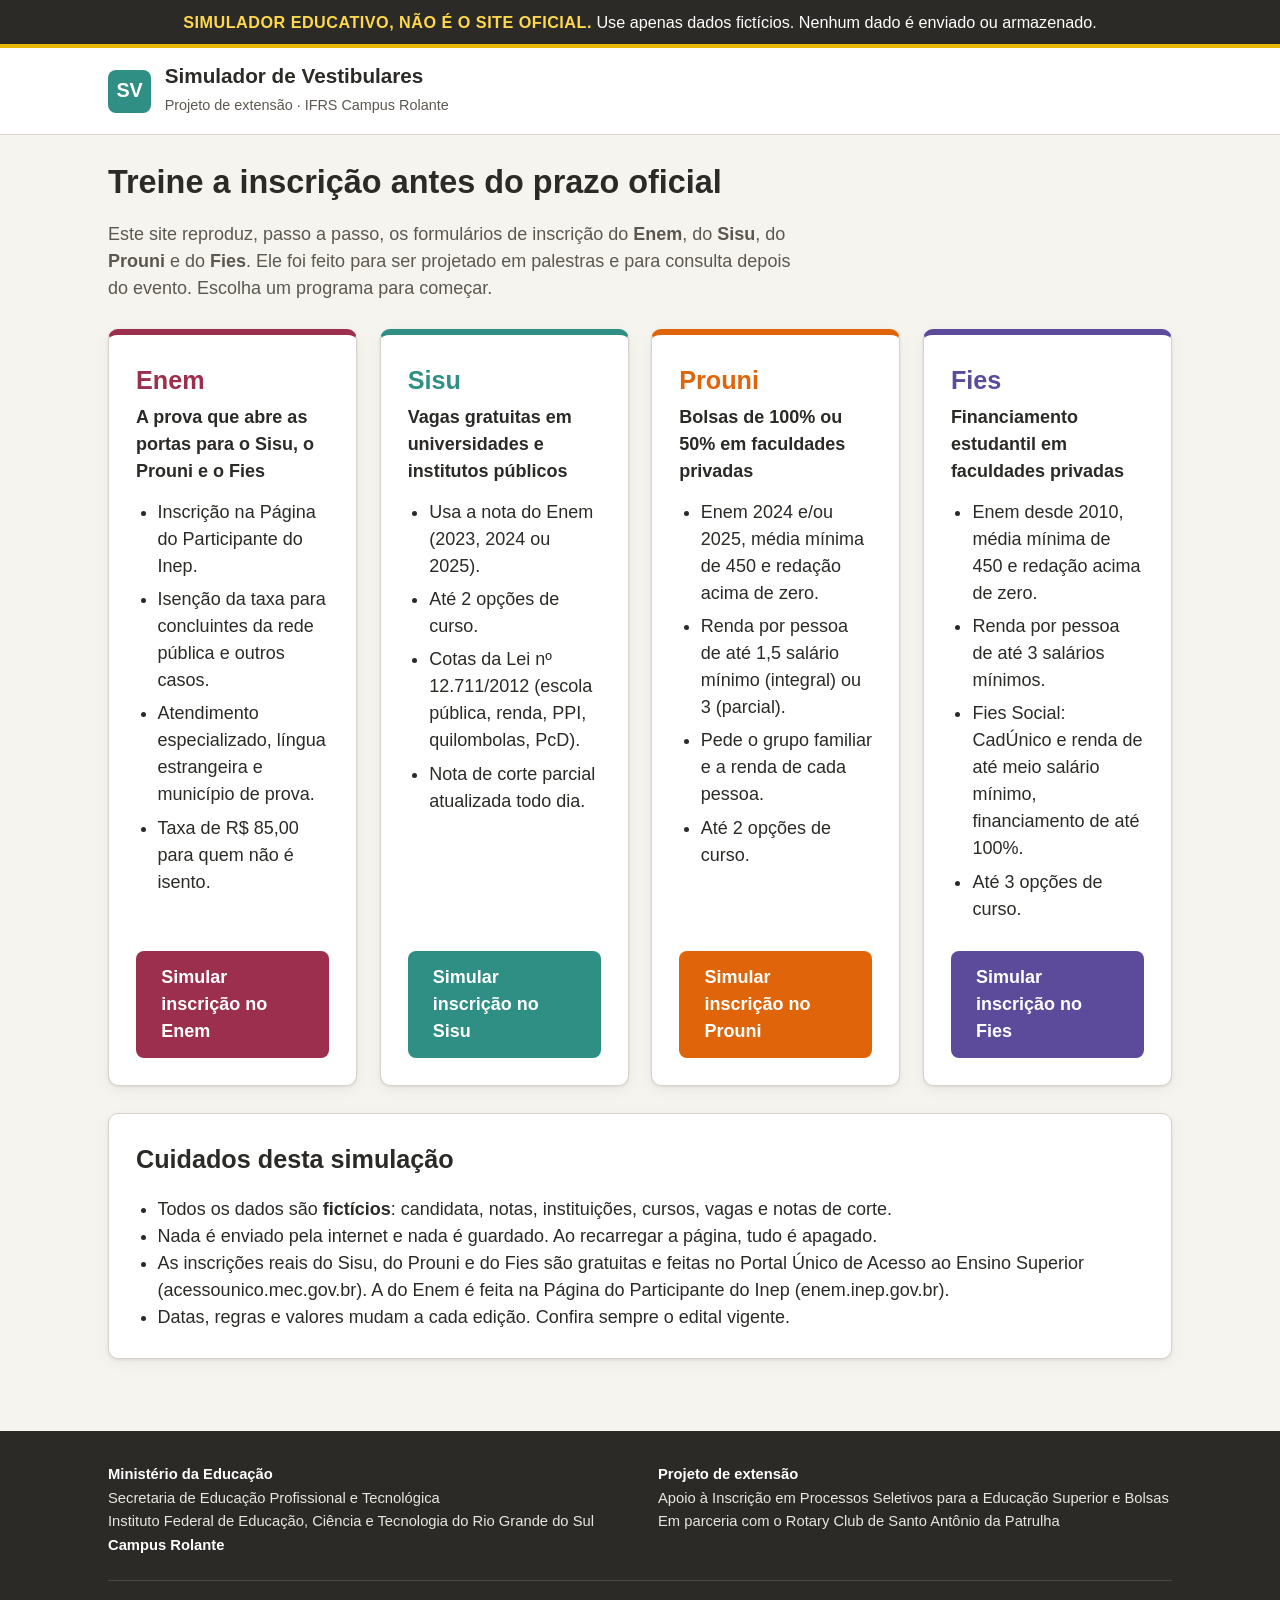
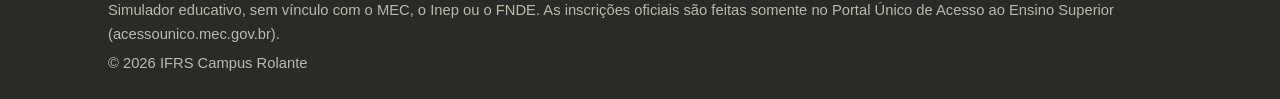
<file: index.html>
<!DOCTYPE html>
<html lang="pt-BR">
<head>
  <meta charset="UTF-8">
  <meta name="viewport" content="width=device-width, initial-scale=1">
  <title>Simulador de Vestibulares</title>
  <meta name="description" content="Simulador educativo das inscrições no Enem, Sisu, Prouni e Fies, com dados fictícios.">
  <link rel="stylesheet" href="css/style.css?v=20261113b">
</head>
<body class="programa-sisu">
  <div class="aviso-simulacao" role="note">
    <strong>SIMULADOR EDUCATIVO, NÃO É O SITE OFICIAL.</strong>
    <span class="aviso-extra">Use apenas dados fictícios. Nenhum dado é enviado ou armazenado.</span>
  </div>

  <header class="topo">
    <div class="topo-conteudo">
      <a class="marca" href="index.html">
        <span class="marca-icone" aria-hidden="true">SV</span>
        <span>
          <span class="marca-titulo">Simulador de Vestibulares</span><br>
          <span class="marca-sub">Projeto de extensão · IFRS Campus Rolante</span>
        </span>
      </a>
    </div>
  </header>

  <main>
    <section class="intro">
      <h1>Treine a inscrição antes do prazo oficial</h1>
      <p>
        Este site reproduz, passo a passo, os formulários de inscrição do <strong>Enem</strong>,
        do <strong>Sisu</strong>, do <strong>Prouni</strong> e do <strong>Fies</strong>. Ele foi feito para ser
        projetado em palestras e para consulta depois do evento. Escolha um programa para começar.
      </p>
    </section>

    <div class="grade-programas">
      <article class="cartao programa programa-enem-card">
        <h2>Enem</h2>
        <p class="subtitulo">A prova que abre as portas para o Sisu, o Prouni e o Fies</p>
        <ul>
          <li>Inscrição na Página do Participante do Inep.</li>
          <li>Isenção da taxa para concluintes da rede pública e outros casos.</li>
          <li>Atendimento especializado, língua estrangeira e município de prova.</li>
          <li>Taxa de R$ 85,00 para quem não é isento.</li>
        </ul>
        <a class="botao" href="enem.html">Simular inscrição no Enem</a>
      </article>

      <article class="cartao programa programa-sisu-card">
        <h2>Sisu</h2>
        <p class="subtitulo">Vagas gratuitas em universidades e institutos públicos</p>
        <ul>
          <li>Usa a nota do Enem (2023, 2024 ou 2025).</li>
          <li>Até 2 opções de curso.</li>
          <li>Cotas da Lei nº 12.711/2012 (escola pública, renda, PPI, quilombolas, PcD).</li>
          <li>Nota de corte parcial atualizada todo dia.</li>
        </ul>
        <a class="botao" href="sisu.html">Simular inscrição no Sisu</a>
      </article>

      <article class="cartao programa programa-prouni-card">
        <h2>Prouni</h2>
        <p class="subtitulo">Bolsas de 100% ou 50% em faculdades privadas</p>
        <ul>
          <li>Enem 2024 e/ou 2025, média mínima de 450 e redação acima de zero.</li>
          <li>Renda por pessoa de até 1,5 salário mínimo (integral) ou 3 (parcial).</li>
          <li>Pede o grupo familiar e a renda de cada pessoa.</li>
          <li>Até 2 opções de curso.</li>
        </ul>
        <a class="botao" href="prouni.html">Simular inscrição no Prouni</a>
      </article>

      <article class="cartao programa programa-fies-card">
        <h2>Fies</h2>
        <p class="subtitulo">Financiamento estudantil em faculdades privadas</p>
        <ul>
          <li>Enem desde 2010, média mínima de 450 e redação acima de zero.</li>
          <li>Renda por pessoa de até 3 salários mínimos.</li>
          <li>Fies Social: CadÚnico e renda de até meio salário mínimo, financiamento de até 100%.</li>
          <li>Até 3 opções de curso.</li>
        </ul>
        <a class="botao" href="fies.html">Simular inscrição no Fies</a>
      </article>
    </div>

    <section class="cartao lista-cuidados">
      <h2>Cuidados desta simulação</h2>
      <ul>
        <li>Todos os dados são <strong>fictícios</strong>: candidata, notas, instituições, cursos, vagas e notas de corte.</li>
        <li>Nada é enviado pela internet e nada é guardado. Ao recarregar a página, tudo é apagado.</li>
        <li>As inscrições reais do Sisu, do Prouni e do Fies são gratuitas e feitas no Portal Único de Acesso
          ao Ensino Superior (acessounico.mec.gov.br). A do Enem é feita na Página do Participante do Inep
          (enem.inep.gov.br).</li>
        <li>Datas, regras e valores mudam a cada edição. Confira sempre o edital vigente.</li>
      </ul>
    </section>
  </main>

  <footer class="rodape">
    <div class="rodape-conteudo">
      <div class="rodape-instituicao">
        <strong>Ministério da Educação</strong><br>
        Secretaria de Educação Profissional e Tecnológica<br>
        Instituto Federal de Educação, Ciência e Tecnologia do Rio Grande do Sul<br>
        <strong>Campus Rolante</strong>
      </div>
      <div class="rodape-projeto">
        <strong>Projeto de extensão</strong><br>
        Apoio à Inscrição em Processos Seletivos para a Educação Superior e Bolsas<br>
        Em parceria com o Rotary Club de Santo Antônio da Patrulha
      </div>
    </div>
    <p class="rodape-aviso">
      Simulador educativo, sem vínculo com o MEC, o Inep ou o FNDE. As inscrições oficiais são feitas
      somente no Portal Único de Acesso ao Ensino Superior (acessounico.mec.gov.br).
    </p>
    <p class="rodape-ano">© 2026 IFRS Campus Rolante</p>
  </footer>
</body>
</html>
</file>
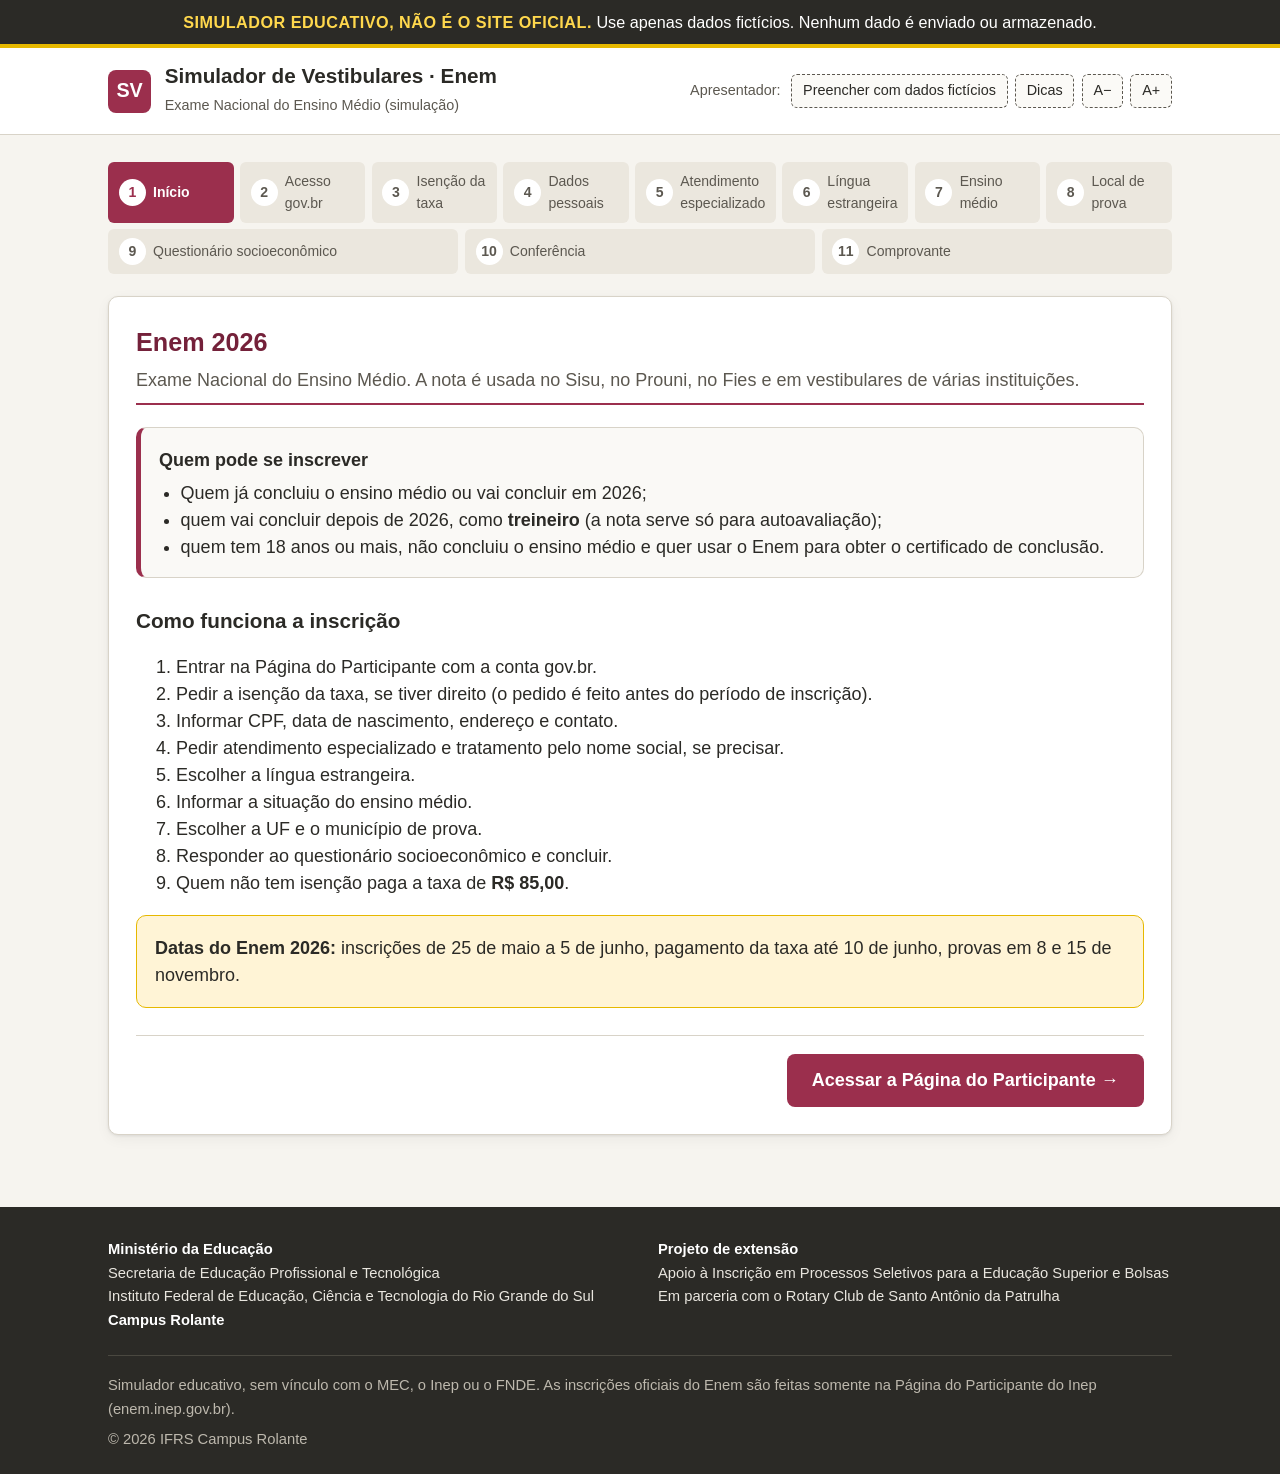
<file: enem.html>
<!DOCTYPE html>
<html lang="pt-BR">
<head>
  <meta charset="UTF-8">
  <meta name="viewport" content="width=device-width, initial-scale=1">
  <title>Simulador Enem</title>
  <meta name="description" content="Simulação educativa da inscrição no Enem, com dados fictícios.">
  <link rel="stylesheet" href="css/style.css?v=20261113b">
</head>
<body class="programa-enem">
  <div class="aviso-simulacao" role="note">
    <strong>SIMULADOR EDUCATIVO, NÃO É O SITE OFICIAL.</strong>
    <span class="aviso-extra">Use apenas dados fictícios. Nenhum dado é enviado ou armazenado.</span>
  </div>

  <header class="topo">
    <div class="topo-conteudo">
      <a class="marca" href="index.html">
        <span class="marca-icone" aria-hidden="true">SV</span>
        <span>
          <span class="marca-titulo">Simulador de Vestibulares · Enem</span><br>
          <span class="marca-sub">Exame Nacional do Ensino Médio (simulação)</span>
        </span>
      </a>
      <div class="painel-apresentador nao-imprimir" id="painel-apresentador" aria-label="Ferramentas do apresentador">
        <span class="rotulo-painel">Apresentador:</span>
        <button type="button" class="botao-painel" data-painel="preencher">Preencher com dados fictícios</button>
        <button type="button" class="botao-painel" data-painel="dicas" aria-pressed="false">Dicas</button>
        <button type="button" class="botao-painel" data-painel="menor" aria-label="Diminuir fonte">A−</button>
        <button type="button" class="botao-painel" data-painel="maior" aria-label="Aumentar fonte">A+</button>
      </div>
    </div>
  </header>

  <main>
    <ol class="etapas-indicador" id="indicador" aria-label="Etapas da inscrição"></ol>

    <form id="formulario" class="cartao" autocomplete="off">

      <!-- 1. Página inicial -->
      <section class="etapa" data-id="inicio" data-titulo="Início" data-botao-proxima="Acessar a Página do Participante →">
        <div class="etapa-cabecalho">
          <h2>Enem 2026</h2>
          <p>Exame Nacional do Ensino Médio. A nota é usada no Sisu, no Prouni, no Fies e em vestibulares de várias instituições.</p>
        </div>
        <div class="caixa info">
          <p><strong>Quem pode se inscrever</strong></p>
          <ul>
            <li>Quem já concluiu o ensino médio ou vai concluir em 2026;</li>
            <li>quem vai concluir depois de 2026, como <strong>treineiro</strong> (a nota serve só para autoavaliação);</li>
            <li>quem tem 18 anos ou mais, não concluiu o ensino médio e quer usar o Enem para obter o certificado de conclusão.</li>
          </ul>
        </div>
        <h3>Como funciona a inscrição</h3>
        <ol>
          <li>Entrar na Página do Participante com a conta gov.br.</li>
          <li>Pedir a isenção da taxa, se tiver direito (o pedido é feito antes do período de inscrição).</li>
          <li>Informar CPF, data de nascimento, endereço e contato.</li>
          <li>Pedir atendimento especializado e tratamento pelo nome social, se precisar.</li>
          <li>Escolher a língua estrangeira.</li>
          <li>Informar a situação do ensino médio.</li>
          <li>Escolher a UF e o município de prova.</li>
          <li>Responder ao questionário socioeconômico e concluir.</li>
          <li>Quem não tem isenção paga a taxa de <strong>R$ 85,00</strong>.</li>
        </ol>
        <div class="caixa alerta">
          <p><strong>Datas do Enem 2026:</strong> inscrições de 25 de maio a 5 de junho, pagamento da taxa até 10 de junho, provas em 8 e 15 de novembro.</p>
        </div>
        <p class="dica">O concluinte de 2026 da rede pública que não fizer a inscrição é inscrito automaticamente. Mas aí é o Inep que escolhe o município de prova, e o estudante ainda precisa entrar na Página do Participante para escolher a língua estrangeira e responder ao questionário.</p>
      </section>

      <!-- 2. Login gov.br (ilustrativo) -->
      <section class="etapa" data-id="login" data-titulo="Acesso gov.br" data-botao-proxima="Entrar →">
        <div class="etapa-cabecalho">
          <h2>Página do Participante · acesso com a conta gov.br</h2>
          <p>No site oficial, o login é feito com CPF e senha da conta gov.br.</p>
        </div>
        <div class="login-simulado">
          <div class="campos">
            <div class="campo">
              <label for="login_cpf" class="obrigatorio">CPF</label>
              <input id="login_cpf" name="login_cpf" type="text" inputmode="numeric" data-mascara="cpf" placeholder="000.000.000-00" required>
            </div>
          </div>
          <p><button type="button" class="botao secundario pequeno" data-gerar-cpf="login_cpf">Gerar CPF fictício</button></p>
          <p class="dica">Esqueceu a senha? No gov.br, informe o CPF e clique em "Esqueci minha senha".</p>
        </div>
      </section>

      <!-- 3. Isenção da taxa -->
      <section class="etapa" data-id="isencao" data-titulo="Isenção da taxa">
        <div class="etapa-cabecalho">
          <h2>Isenção da taxa de inscrição</h2>
          <p>O pedido de isenção é feito antes do período de inscrição e não substitui a inscrição.</p>
        </div>

        <div class="pergunta">
          <span class="rotulo obrigatorio">Qual é a sua situação?</span>
          <div class="opcoes">
            <label class="opcao"><input type="radio" name="isencao_motivo" value="concluinte_publica" required> <span>Estou cursando a última série do ensino médio em 2026, em escola da rede pública <span class="ajuda">(isenção automática)</span></span></label>
            <label class="opcao"><input type="radio" name="isencao_motivo" value="renda"> <span>Cursei todo o ensino médio em escola pública ou como bolsista integral em escola privada, e minha renda familiar por pessoa é de até 1,5 salário mínimo</span></label>
            <label class="opcao"><input type="radio" name="isencao_motivo" value="cadunico"> <span>Minha família está inscrita no Cadastro Único (CadÚnico)</span></label>
            <label class="opcao"><input type="radio" name="isencao_motivo" value="pe_de_meia"> <span>Participo do Programa Pé-de-Meia</span></label>
            <label class="opcao"><input type="radio" name="isencao_motivo" value="nenhum"> <span>Não tenho direito à isenção (vou pagar a taxa)</span></label>
          </div>
        </div>

        <div class="campos oculto" id="bloco_isencao_renda">
          <div class="campo">
            <label class="opcao"><input type="checkbox" name="isencao_documentos" required> <span class="rotulo obrigatorio">Anexei os documentos que comprovam a renda e a escola</span></label>
          </div>
        </div>
        <div class="campos oculto" id="bloco_isencao_nis">
          <div class="campo c6"><label for="isencao_nis" class="obrigatorio">Número de Identificação Social (NIS)</label>
            <input id="isencao_nis" name="isencao_nis" type="text" inputmode="numeric" data-mascara="numero" maxlength="11" minlength="11" required placeholder="11 dígitos"></div>
        </div>

        <fieldset>
          <legend>Justificativa de ausência</legend>
          <div class="pergunta">
            <span class="rotulo obrigatorio">No Enem 2025, você teve isenção da taxa e faltou aos dois dias de prova?</span>
            <div class="opcoes em-linha">
              <label class="opcao"><input type="radio" name="faltou_2025" value="sim" required> Sim</label>
              <label class="opcao"><input type="radio" name="faltou_2025" value="nao"> Não</label>
            </div>
          </div>
          <div class="campos oculto" id="bloco_justificativa">
            <div class="campo c6"><label for="justificativa_motivo" class="obrigatorio">Motivo da ausência</label>
              <select id="justificativa_motivo" name="justificativa_motivo" required>
                <option value="">Selecione</option>
                <option>Assalto ou furto</option><option>Acidente de trânsito</option><option>Atendimento médico ou internação</option>
                <option>Morte na família</option><option>Trabalho</option><option>Outro motivo</option>
              </select></div>
            <div class="campo">
              <label class="opcao"><input type="checkbox" name="justificativa_documento"> <span>Anexei documento que comprova o motivo</span></label>
            </div>
          </div>
          <p class="dica">Quem teve isenção e faltou aos dois dias precisa justificar a ausência com documento. Sem justificativa aceita, não recebe isenção de novo.</p>
        </fieldset>

        <div id="resultado_isencao" aria-live="polite"></div>
      </section>

      <!-- 4. Dados pessoais, endereço e contato -->
      <section class="etapa" data-id="dados" data-titulo="Dados pessoais">
        <div class="etapa-cabecalho">
          <h2>Dados pessoais</h2>
          <p>Informe CPF e data de nascimento iguais aos da Receita Federal e confirme seus dados.</p>
        </div>

        <fieldset>
          <legend>Identificação</legend>
          <div class="campos">
            <div class="campo c6"><label for="cpf" class="obrigatorio">CPF</label><input id="cpf" name="cpf" type="text" inputmode="numeric" data-mascara="cpf" placeholder="000.000.000-00" required minlength="14"></div>
            <div class="campo c6"><label for="data_nascimento" class="obrigatorio">Data de nascimento</label><input id="data_nascimento" name="data_nascimento" type="date" required></div>
            <div class="campo c6"><label for="nome" class="obrigatorio">Nome</label><input id="nome" name="nome" type="text" required></div>
            <div class="campo c6"><label for="nome_mae" class="obrigatorio">Nome da mãe</label><input id="nome_mae" name="nome_mae" type="text" required></div>
            <div class="campo c4"><label for="cor_raca" class="obrigatorio">Cor/raça</label>
              <select id="cor_raca" name="cor_raca" required>
                <option value="">Selecione</option>
                <option>Branca</option><option>Preta</option><option>Parda</option><option>Amarela</option><option>Indígena</option><option>Não declarada</option>
              </select></div>
            <div class="campo c4"><label for="estado_civil" class="obrigatorio">Estado civil</label>
              <select id="estado_civil" name="estado_civil" required>
                <option value="">Selecione</option>
                <option>Solteiro(a)</option><option>Casado(a)/Mora com companheiro(a)</option>
                <option>Divorciado(a)/Desquitado(a)/Separado(a)</option><option>Viúvo(a)</option>
              </select></div>
            <div class="campo c4"><label for="nacionalidade" class="obrigatorio">Nacionalidade</label>
              <select id="nacionalidade" name="nacionalidade" required>
                <option value="">Selecione</option>
                <option>Brasileiro(a)</option><option>Brasileiro(a) naturalizado(a)</option>
                <option>Estrangeiro(a)</option><option>Brasileiro(a) nato(a), nascido(a) no exterior</option>
              </select></div>
          </div>
          <p class="dica">Cada CPF só pode ter uma inscrição. Se algum dado estiver diferente do cadastro da Receita Federal, corrija lá antes de se inscrever.</p>
        </fieldset>

        <fieldset>
          <legend>Endereço residencial</legend>
          <div class="campos">
            <div class="campo c3"><label for="cep" class="obrigatorio">CEP</label><input id="cep" name="cep" type="text" inputmode="numeric" data-mascara="cep" placeholder="00000-000" required minlength="9"></div>
            <div class="campo c3"><label for="uf" class="obrigatorio">UF</label><select id="uf" name="uf" required></select></div>
            <div class="campo c6"><label for="municipio" class="obrigatorio">Município</label><input id="municipio" name="municipio" type="text" required></div>
            <div class="campo c9"><label for="logradouro" class="obrigatorio">Logradouro</label><input id="logradouro" name="logradouro" type="text" required></div>
            <div class="campo c3"><label for="numero" class="obrigatorio">Número</label><input id="numero" name="numero" type="text" required></div>
            <div class="campo c6"><label for="complemento">Complemento</label><input id="complemento" name="complemento" type="text"></div>
            <div class="campo c6"><label for="bairro" class="obrigatorio">Bairro</label><input id="bairro" name="bairro" type="text" required></div>
          </div>
          <div class="pergunta">
            <label class="opcao"><input type="checkbox" name="autoriza_localizacao"> <span>Autorizo o Inep a coletar minha localização</span></label>
          </div>
        </fieldset>

        <fieldset>
          <legend>Contato</legend>
          <div class="campos">
            <div class="campo c6"><label for="email" class="obrigatorio">E-mail</label><input id="email" name="email" type="email" required></div>
            <div class="campo c6"><label for="email_confirmacao" class="obrigatorio">Confirme o e-mail</label><input id="email_confirmacao" name="email_confirmacao" type="email" required></div>
            <div class="campo c6"><label for="celular">Telefone celular</label><input id="celular" name="celular" type="tel" data-mascara="telefone" placeholder="(00) 00000-0000" minlength="14"></div>
            <div class="campo c6"><label for="telefone">Telefone fixo</label><input id="telefone" name="telefone" type="tel" data-mascara="telefone" placeholder="(00) 0000-0000" minlength="14"></div>
          </div>
          <p class="ajuda">Informe pelo menos um telefone, fixo ou celular.</p>
        </fieldset>
      </section>

      <!-- 5. Atendimento especializado e nome social -->
      <section class="etapa" data-id="atendimento" data-titulo="Atendimento especializado">
        <div class="etapa-cabecalho">
          <h2>Atendimento especializado e nome social</h2>
          <p>Peça aqui se você precisa de alguma adaptação para fazer as provas.</p>
        </div>

        <div class="pergunta">
          <span class="rotulo obrigatorio">Você precisa de atendimento especializado?</span>
          <div class="opcoes em-linha">
            <label class="opcao"><input type="radio" name="precisa_atendimento" value="sim" required> Sim</label>
            <label class="opcao"><input type="radio" name="precisa_atendimento" value="nao"> Não</label>
          </div>
        </div>

        <div class="oculto" id="bloco_atendimento">
          <fieldset>
            <legend>Condição que motiva a solicitação</legend>
            <div class="opcoes" id="lista_condicoes"></div>
            <div class="oculto pergunta" id="bloco_aparelho_auditivo">
              <label class="opcao"><input type="checkbox" name="aparelho_auditivo"> <span>Uso aparelho auditivo ou implante coclear</span></label>
            </div>
          </fieldset>
          <fieldset>
            <legend>Recursos de acessibilidade</legend>
            <div class="opcoes" id="lista_recursos"></div>
          </fieldset>
          <div class="pergunta">
            <label class="opcao"><input type="checkbox" name="laudo_anexado"> <span>Inseri documento que comprova a condição (PDF, PNG ou JPG, até 2 MB)</span></label>
          </div>
          <p class="dica">O documento deve ter o nome completo do participante, o diagnóstico ou o código CID e a assinatura do profissional com registro no conselho. Sem documento aprovado, não há tempo adicional.</p>
        </div>

        <fieldset>
          <legend>Tratamento pelo nome social</legend>
          <div class="pergunta">
            <label class="opcao"><input type="checkbox" name="usa_nome_social"> <span>Desejo ser tratado(a) pelo nome social cadastrado na Receita Federal em todas as fases do Exame</span></label>
          </div>
          <p class="dica">O nome social vem do cadastro do CPF na Receita Federal e não pode ser alterado no sistema de inscrição.</p>
        </fieldset>
      </section>

      <!-- 6. Língua estrangeira -->
      <section class="etapa" data-id="lingua" data-titulo="Língua estrangeira">
        <div class="etapa-cabecalho">
          <h2>Língua estrangeira</h2>
          <p>Você vai responder só às questões da língua escolhida. Dá para alterar até o fim do período de inscrição.</p>
        </div>
        <div class="pergunta">
          <span class="rotulo obrigatorio">Em qual língua você vai fazer a prova de Língua Estrangeira?</span>
          <div class="opcoes em-linha">
            <label class="opcao"><input type="radio" name="lingua" value="Inglês" required> Inglês</label>
            <label class="opcao"><input type="radio" name="lingua" value="Espanhol"> Espanhol</label>
          </div>
          <p class="dica">Escolha a língua em que você se sente mais seguro(a). As questões de língua estrangeira fazem parte da prova de Linguagens.</p>
        </div>
      </section>

      <!-- 7. Ensino médio -->
      <section class="etapa" data-id="escolaridade" data-titulo="Ensino médio">
        <div class="etapa-cabecalho">
          <h2>Situação do ensino médio</h2>
          <p>Essa informação não pode ser alterada depois que a inscrição for concluída.</p>
        </div>

        <div class="pergunta">
          <span class="rotulo obrigatorio">Qual é a sua situação em relação ao ensino médio?</span>
          <div class="opcoes">
            <label class="opcao"><input type="radio" name="situacao_em" value="concluido" required> Já concluí o ensino médio</label>
            <label class="opcao"><input type="radio" name="situacao_em" value="concluirei_2026"> Estou cursando e concluirei o ensino médio em 2026</label>
            <label class="opcao"><input type="radio" name="situacao_em" value="apos_2026"> Estou cursando e concluirei o ensino médio após 2026</label>
            <label class="opcao"><input type="radio" name="situacao_em" value="nao_cursando"> Não concluí e não estou cursando o ensino médio</label>
          </div>
        </div>

        <div class="campos oculto" id="bloco_concluido">
          <div class="campo c4"><label for="ano_conclusao" class="obrigatorio">Ano de conclusão</label>
            <input id="ano_conclusao" name="ano_conclusao" type="number" min="1950" max="2025" required></div>
          <div class="campo c4"><label for="tipo_escola" class="obrigatorio">Tipo de escola</label>
            <select id="tipo_escola" name="tipo_escola" required><option value="">Selecione</option><option>Pública</option><option>Privada</option></select></div>
        </div>

        <div class="oculto" id="bloco_cursando">
          <div class="campos">
            <div class="campo c4"><label for="escola_municipio" class="obrigatorio">Município da escola</label>
              <select id="escola_municipio" name="escola_municipio" required></select></div>
            <div class="campo c8"><label for="escola" class="obrigatorio">Escola</label>
              <select id="escola" name="escola" required><option value="">Selecione o município primeiro</option></select></div>
            <div class="campo c6"><label for="tipo_ensino" class="obrigatorio">Tipo de ensino</label>
              <select id="tipo_ensino" name="tipo_ensino" required>
                <option value="">Selecione</option><option>Ensino regular</option><option>Educação de Jovens e Adultos (EJA)</option><option>Educação especial</option>
              </select></div>
          </div>
          <p class="dica">Para concluintes da rede pública, os dados da escola já aparecem preenchidos no site oficial.</p>
        </div>

        <div class="caixa alerta oculto" id="bloco_treineiro">
          <p><strong>Você participará como treineiro(a).</strong> A nota serve só para autoavaliação e <strong>não pode ser usada</strong> no Sisu, no Prouni nem no Fies.</p>
        </div>

        <div class="oculto" id="bloco_certificacao">
          <div class="pergunta">
            <span class="rotulo obrigatorio">Pretende utilizar os resultados do Enem 2026 para obter o certificado de conclusão do ensino médio?</span>
            <div class="opcoes em-linha">
              <label class="opcao"><input type="radio" name="certificacao" value="sim" required> Sim</label>
              <label class="opcao"><input type="radio" name="certificacao" value="nao"> Não</label>
            </div>
          </div>
          <div id="aviso_certificacao"></div>
          <p class="dica">Para a certificação é preciso ter 18 anos completos até o primeiro dia de prova e tirar pelo menos 450 pontos em cada área e 500 na redação. O certificado é emitido pelo Instituto Federal de São Paulo (IFSP).</p>
        </div>
      </section>

      <!-- 8. Local de prova -->
      <section class="etapa" data-id="local" data-titulo="Local de prova">
        <div class="etapa-cabecalho">
          <h2>Local de prova</h2>
          <p>Indique a unidade da federação e o município onde deseja fazer o Exame.</p>
        </div>
        <div class="campos">
          <div class="campo c4"><label for="prova_uf" class="obrigatorio">UF</label><select id="prova_uf" name="prova_uf" required></select></div>
          <div class="campo c8"><label for="prova_municipio" class="obrigatorio">Município</label>
            <input id="prova_municipio" name="prova_municipio" type="text" list="municipios_rs" required>
            <datalist id="municipios_rs"></datalist></div>
        </div>
        <p class="dica">O endereço exato da prova só aparece no Cartão de Confirmação da Inscrição, divulgado perto das provas.</p>
      </section>

      <!-- 9. Questionário socioeconômico -->
      <section class="etapa" data-id="questionario" data-titulo="Questionário socioeconômico">
        <div class="etapa-cabecalho">
          <h2>Questionário socioeconômico</h2>
          <p>Responda com informações verdadeiras. Depois da inscrição concluída, as respostas não podem ser alteradas.</p>
        </div>
        <div id="lista_questionario"></div>
      </section>

      <!-- 10. Conferência -->
      <section class="etapa" data-id="conferencia" data-titulo="Conferência" data-botao-proxima="Concluir inscrição ✓">
        <div class="etapa-cabecalho">
          <h2>Confira sua inscrição</h2>
          <p>Revise tudo antes de concluir. A situação do ensino médio e o questionário não podem ser alterados depois.</p>
        </div>
        <div class="resumo" id="resumo_conferencia"></div>
        <div class="pergunta">
          <label class="opcao"><input type="checkbox" name="declaracao_veracidade" data-nome="Declaração" required>
            <span class="rotulo obrigatorio">Declaro que li o edital do Enem 2026, que concordo com suas regras e que as informações prestadas são verdadeiras.</span></label>
        </div>
      </section>

      <!-- 11. Comprovante -->
      <section class="etapa" data-id="comprovante" data-titulo="Comprovante" data-sem-navegacao>
        <div class="etapa-cabecalho">
          <h2>Inscrição concluída</h2>
          <p>Anote o número de inscrição. Acompanhe a situação na Página do Participante.</p>
        </div>
        <div class="comprovante resumo" id="comprovante"></div>

        <div class="nao-imprimir" id="bloco_pagamento"></div>

        <div class="navegacao-etapa nao-imprimir">
          <button type="button" class="botao secundario" id="btn_alterar">Alterar inscrição</button>
          <button type="button" class="botao" onclick="window.print()">Imprimir comprovante</button>
        </div>

        <div class="nao-imprimir">
          <h3>Próximas etapas</h3>
          <ol>
            <li><strong>Cartão de Confirmação da Inscrição:</strong> perto das provas, o Inep informa o número de inscrição, a data, a hora e o endereço do local de prova, os atendimentos aprovados e a língua estrangeira.</li>
            <li><strong>Horários:</strong> portões abrem às 12h e fecham às 13h; provas começam às 13h30 (horário de Brasília).</li>
            <li><strong>1º dia (8/11):</strong> Linguagens, Ciências Humanas e Redação.</li>
            <li><strong>2º dia (15/11):</strong> Ciências da Natureza e Matemática.</li>
          </ol>
          <div class="navegacao-etapa">
            <a class="botao secundario" href="index.html">Voltar ao início</a>
            <button type="button" class="botao perigo" onclick="location.reload()">Nova simulação (apaga tudo)</button>
          </div>
        </div>
      </section>
    </form>
  </main>

  <footer class="rodape">
    <div class="rodape-conteudo">
      <div class="rodape-instituicao">
        <strong>Ministério da Educação</strong><br>
        Secretaria de Educação Profissional e Tecnológica<br>
        Instituto Federal de Educação, Ciência e Tecnologia do Rio Grande do Sul<br>
        <strong>Campus Rolante</strong>
      </div>
      <div class="rodape-projeto">
        <strong>Projeto de extensão</strong><br>
        Apoio à Inscrição em Processos Seletivos para a Educação Superior e Bolsas<br>
        Em parceria com o Rotary Club de Santo Antônio da Patrulha
      </div>
    </div>
    <p class="rodape-aviso">
      Simulador educativo, sem vínculo com o MEC, o Inep ou o FNDE. As inscrições oficiais do Enem são feitas
      somente na Página do Participante do Inep (enem.inep.gov.br).
    </p>
    <p class="rodape-ano">© 2026 IFRS Campus Rolante</p>
  </footer>

  <script src="js/dados.js?v=20261113b"></script>
  <script src="js/comum.js?v=20261113b"></script>
  <script src="js/enem.js?v=20261113b"></script>
</body>
</html>
</file>
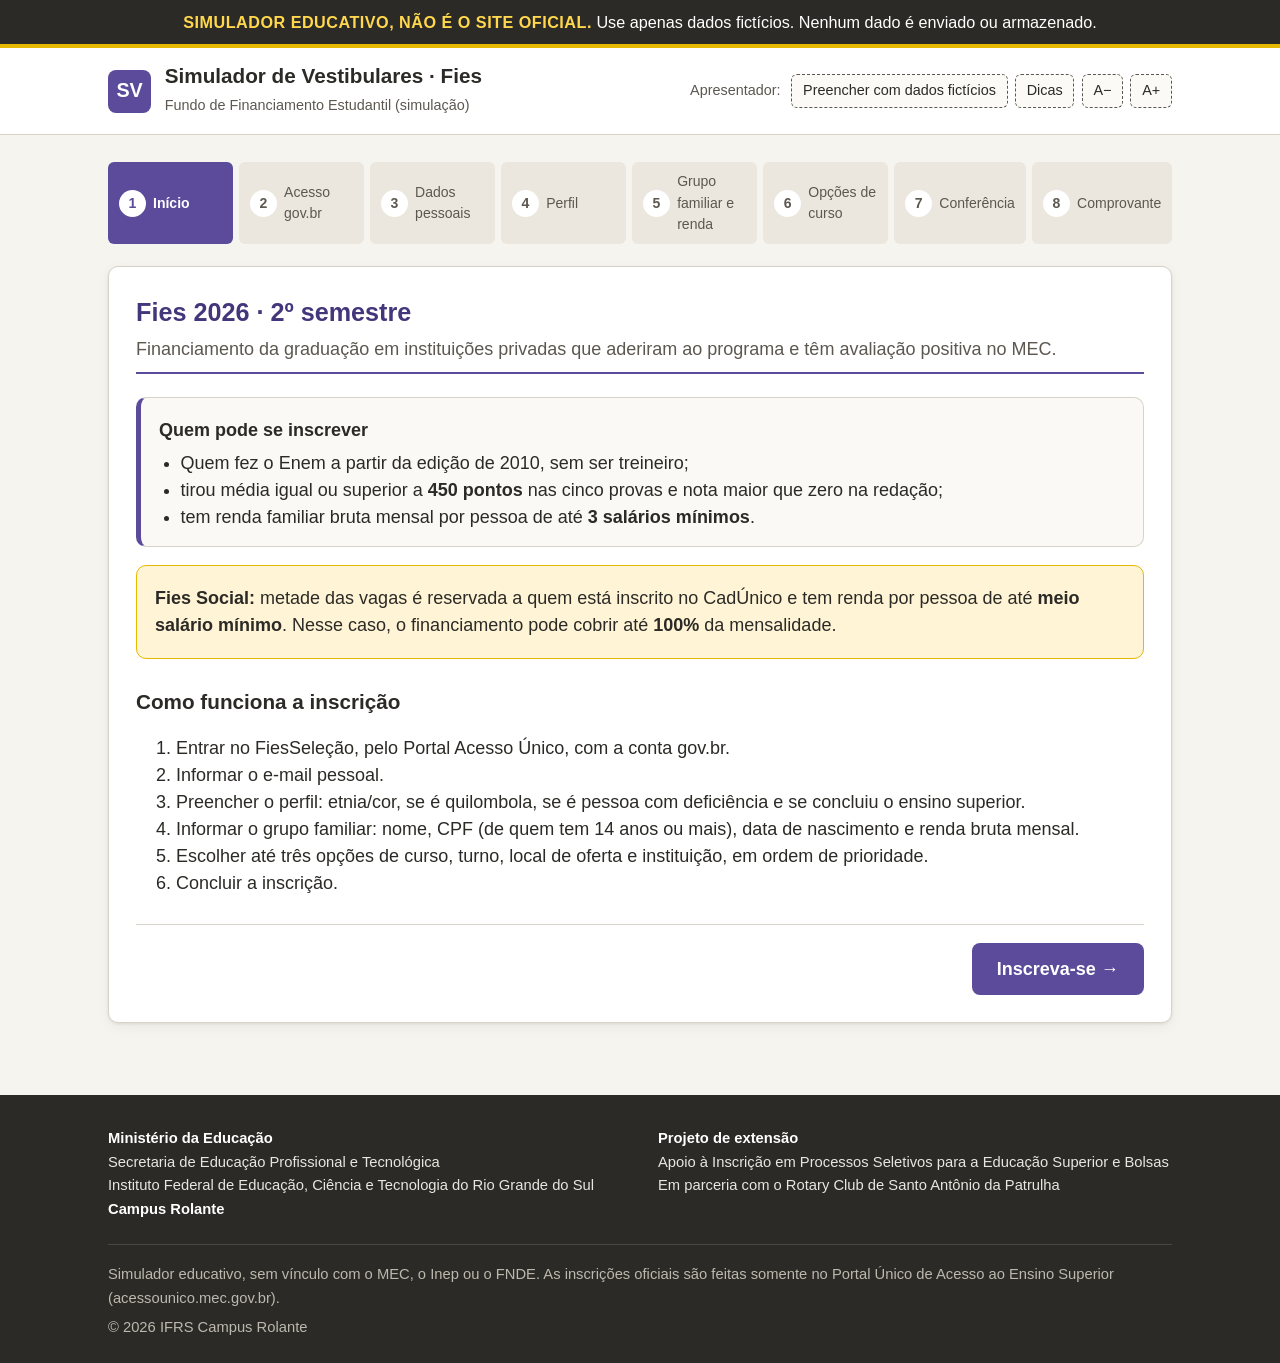
<file: fies.html>
<!DOCTYPE html>
<html lang="pt-BR">
<head>
  <meta charset="UTF-8">
  <meta name="viewport" content="width=device-width, initial-scale=1">
  <title>Simulador Fies</title>
  <meta name="description" content="Simulação educativa da inscrição no Fies, com dados fictícios.">
  <link rel="stylesheet" href="css/style.css?v=20261113b">
</head>
<body class="programa-fies">
  <div class="aviso-simulacao" role="note">
    <strong>SIMULADOR EDUCATIVO, NÃO É O SITE OFICIAL.</strong>
    <span class="aviso-extra">Use apenas dados fictícios. Nenhum dado é enviado ou armazenado.</span>
  </div>

  <header class="topo">
    <div class="topo-conteudo">
      <a class="marca" href="index.html">
        <span class="marca-icone" aria-hidden="true">SV</span>
        <span>
          <span class="marca-titulo">Simulador de Vestibulares · Fies</span><br>
          <span class="marca-sub">Fundo de Financiamento Estudantil (simulação)</span>
        </span>
      </a>
      <div class="painel-apresentador nao-imprimir" id="painel-apresentador" aria-label="Ferramentas do apresentador">
        <span class="rotulo-painel">Apresentador:</span>
        <button type="button" class="botao-painel" data-painel="preencher">Preencher com dados fictícios</button>
        <button type="button" class="botao-painel" data-painel="dicas" aria-pressed="false">Dicas</button>
        <button type="button" class="botao-painel" data-painel="menor" aria-label="Diminuir fonte">A−</button>
        <button type="button" class="botao-painel" data-painel="maior" aria-label="Aumentar fonte">A+</button>
      </div>
    </div>
  </header>

  <main>
    <ol class="etapas-indicador" id="indicador" aria-label="Etapas da inscrição"></ol>

    <form id="formulario" class="cartao" autocomplete="off">

      <!-- 1. Página inicial do programa -->
      <section class="etapa" data-id="inicio" data-titulo="Início" data-botao-proxima="Inscreva-se →">
        <div class="etapa-cabecalho">
          <h2>Fies 2026 · 2º semestre</h2>
          <p>Financiamento da graduação em instituições privadas que aderiram ao programa e têm avaliação positiva no MEC.</p>
        </div>
        <div class="caixa info">
          <p><strong>Quem pode se inscrever</strong></p>
          <ul>
            <li>Quem fez o Enem a partir da edição de 2010, sem ser treineiro;</li>
            <li>tirou média igual ou superior a <strong>450 pontos</strong> nas cinco provas e nota maior que zero na redação;</li>
            <li>tem renda familiar bruta mensal por pessoa de até <strong>3 salários mínimos</strong>.</li>
          </ul>
        </div>
        <div class="caixa alerta">
          <p><strong>Fies Social:</strong> metade das vagas é reservada a quem está inscrito no CadÚnico e tem renda por pessoa de até <strong>meio salário mínimo</strong>. Nesse caso, o financiamento pode cobrir até <strong>100%</strong> da mensalidade.</p>
        </div>
        <p class="dica">Fies é um empréstimo: o valor financiado é pago depois de formado(a). Ele é diferente do Prouni, que é uma bolsa e não precisa ser devolvida.</p>
        <h3>Como funciona a inscrição</h3>
        <ol>
          <li>Entrar no FiesSeleção, pelo Portal Acesso Único, com a conta gov.br.</li>
          <li>Informar o e-mail pessoal.</li>
          <li>Preencher o perfil: etnia/cor, se é quilombola, se é pessoa com deficiência e se concluiu o ensino superior.</li>
          <li>Informar o grupo familiar: nome, CPF (de quem tem 14 anos ou mais), data de nascimento e renda bruta mensal.</li>
          <li>Escolher até três opções de curso, turno, local de oferta e instituição, em ordem de prioridade.</li>
          <li>Concluir a inscrição.</li>
        </ol>
      </section>

      <!-- 2. Login gov.br (ilustrativo) -->
      <section class="etapa" data-id="login" data-titulo="Acesso gov.br" data-botao-proxima="Entrar →">
        <div class="etapa-cabecalho">
          <h2>FiesSeleção · acesso com a conta gov.br</h2>
          <p>No site oficial, o login é feito com CPF e senha da conta gov.br.</p>
        </div>
        <div class="login-simulado">
          <div class="campos">
            <div class="campo">
              <label for="login_cpf" class="obrigatorio">CPF</label>
              <input id="login_cpf" name="login_cpf" type="text" inputmode="numeric" data-mascara="cpf" placeholder="000.000.000-00" required>
            </div>
          </div>
          <p><button type="button" class="botao secundario pequeno" data-gerar-cpf="login_cpf">Gerar CPF fictício</button></p>
        </div>
      </section>

      <!-- 3. Dados pessoais e contato -->
      <section class="etapa" data-id="dados" data-titulo="Dados pessoais">
        <div class="etapa-cabecalho">
          <h2>Dados pessoais e contato</h2>
          <p>Confira seus dados e informe um e-mail pessoal válido.</p>
        </div>

        <fieldset>
          <legend>Identificação</legend>
          <div class="campos">
            <div class="campo c8"><label for="nome" class="obrigatorio">Nome completo</label><input id="nome" name="nome" type="text" required></div>
            <div class="campo c4"><label for="cpf" class="obrigatorio">CPF</label><input id="cpf" name="cpf" type="text" inputmode="numeric" data-mascara="cpf" placeholder="000.000.000-00" required minlength="14"></div>
            <div class="campo c4"><label for="data_nascimento" class="obrigatorio">Data de nascimento</label><input id="data_nascimento" name="data_nascimento" type="date" required></div>
          </div>
          <p class="dica">Os dados precisam ser iguais aos do CPF: eles serão conferidos pela faculdade e pelo banco na hora do contrato.</p>
        </fieldset>

        <fieldset>
          <legend>Notas do Enem</legend>
          <div id="tabela_enem"></div>
          <div id="situacao_enem"></div>
        </fieldset>

        <fieldset>
          <legend>Contato</legend>
          <div class="campos">
            <div class="campo c6"><label for="email" class="obrigatorio">E-mail pessoal</label><input id="email" name="email" type="email" required></div>
            <div class="campo c6"><label for="email_confirmacao" class="obrigatorio">Confirme o e-mail</label><input id="email_confirmacao" name="email_confirmacao" type="email" required></div>
            <div class="campo c6"><label for="celular">Telefone celular</label><input id="celular" name="celular" type="tel" data-mascara="telefone" placeholder="(00) 00000-0000" minlength="14"></div>
          </div>
        </fieldset>
      </section>

      <!-- 4. Perfil -->
      <section class="etapa" data-id="perfil" data-titulo="Perfil">
        <div class="etapa-cabecalho">
          <h2>Perfil</h2>
          <p>As informações do perfil definem as modalidades de concorrência que você pode escolher.</p>
        </div>

        <div class="pergunta">
          <span class="rotulo obrigatorio">Etnia/cor</span>
          <div class="opcoes em-linha">
            <label class="opcao"><input type="radio" name="raca_cor" value="Amarela" required> Amarela</label>
            <label class="opcao"><input type="radio" name="raca_cor" value="Branca"> Branca</label>
            <label class="opcao"><input type="radio" name="raca_cor" value="Indígena"> Indígena</label>
            <label class="opcao"><input type="radio" name="raca_cor" value="Parda"> Parda</label>
            <label class="opcao"><input type="radio" name="raca_cor" value="Preta"> Preta</label>
          </div>
        </div>

        <div class="pergunta">
          <span class="rotulo obrigatorio">Você é quilombola?</span>
          <div class="opcoes em-linha">
            <label class="opcao"><input type="radio" name="quilombola" value="sim" required> Sim</label>
            <label class="opcao"><input type="radio" name="quilombola" value="nao"> Não</label>
          </div>
        </div>

        <div class="pergunta">
          <span class="rotulo obrigatorio">Você é pessoa com deficiência?</span>
          <div class="opcoes em-linha">
            <label class="opcao"><input type="radio" name="pcd" value="sim" required> Sim</label>
            <label class="opcao"><input type="radio" name="pcd" value="nao"> Não</label>
          </div>
          <p class="dica">Quem for pré-selecionado(a) em vaga para pessoa com deficiência apresenta laudo médico com a espécie e o grau da deficiência e o código da CID.</p>
        </div>

        <div class="pergunta">
          <span class="rotulo obrigatorio">Você concluiu o ensino superior?</span>
          <div class="opcoes em-linha">
            <label class="opcao"><input type="radio" name="superior_concluido" value="sim" required> Sim</label>
            <label class="opcao"><input type="radio" name="superior_concluido" value="nao"> Não</label>
          </div>
        </div>

        <div class="pergunta">
          <span class="rotulo obrigatorio">Formação do ensino médio</span>
          <div class="opcoes">
            <label class="opcao"><input type="radio" name="ensino_medio" value="publica" required> <span>Integralmente em escola pública</span></label>
            <label class="opcao"><input type="radio" name="ensino_medio" value="privada_bolsa_integral"> <span>Integralmente em escola privada, com bolsa integral</span></label>
            <label class="opcao"><input type="radio" name="ensino_medio" value="mista"> <span>Parte em escola pública e parte em escola privada</span></label>
            <label class="opcao"><input type="radio" name="ensino_medio" value="privada"> <span>Integralmente em escola privada, sem bolsa ou com bolsa parcial</span></label>
          </div>
        </div>

        <fieldset>
          <legend>Modalidade de concorrência</legend>
          <div class="pergunta">
            <span class="rotulo obrigatorio">Em qual modalidade você deseja concorrer?</span>
            <div class="opcoes" id="lista_modalidades"></div>
          </div>
          <p class="dica">Há vagas para cada modalidade tanto no Fies Social quanto nas demais vagas Fies.</p>
        </fieldset>
      </section>

      <!-- 5. Grupo familiar -->
      <section class="etapa" data-id="grupo" data-titulo="Grupo familiar e renda">
        <div class="etapa-cabecalho">
          <h2>Grupo familiar e renda bruta mensal</h2>
          <p>Informe as pessoas do seu grupo familiar e, se for o caso, a renda bruta mensal de cada uma.</p>
        </div>
        <div id="tabela_grupo"></div>
        <div class="renda-resultado" id="resultado_renda" aria-live="polite"></div>
        <p class="dica">O CPF só é obrigatório para quem tem 14 anos ou mais. Erros no grupo familiar ou na renda são uma das causas mais comuns de perder a vaga: a faculdade confere tudo na validação.</p>
      </section>

      <!-- 6. Escolha de cursos -->
      <section class="etapa" data-id="cursos" data-titulo="Opções de curso">
        <div class="etapa-cabecalho">
          <h2>Escolha de cursos</h2>
          <p>Escolha até três opções de curso, turno, local de oferta e instituição, em ordem de prioridade.</p>
        </div>
        <div id="bloco_tipo_vaga"></div>
        <div id="opcoes_escolhidas"></div>
        <p class="dica">Coloque em 1º lugar o curso que você mais quer. Você só é pré-selecionado(a) em uma das opções.</p>

        <h3>Buscar cursos</h3>
        <div class="filtros">
          <div class="campo"><label for="f_uf">Estado</label><select id="f_uf"></select></div>
          <div class="campo"><label for="f_municipio">Município</label><select id="f_municipio"></select></div>
          <div class="campo"><label for="f_curso">Curso</label><input id="f_curso" type="search" placeholder="Ex.: Direito"></div>
          <div class="campo"><label for="f_conceito">Conceito do curso</label><select id="f_conceito"></select></div>
          <div class="campo"><label for="f_ies">Instituição</label><select id="f_ies"></select></div>
        </div>
        <div class="lista-ofertas" id="lista_ofertas" aria-live="polite"></div>
      </section>

      <!-- 7. Conferência -->
      <section class="etapa" data-id="conferencia" data-titulo="Conferência" data-botao-proxima="Concluir inscrição ✓">
        <div class="etapa-cabecalho">
          <h2>Confira sua inscrição</h2>
          <p>Revise todas as informações antes de concluir.</p>
        </div>
        <div class="resumo" id="resumo_conferencia"></div>
        <div class="pergunta">
          <label class="opcao"><input type="checkbox" name="declaracao_veracidade" data-nome="Declaração" required>
            <span class="rotulo obrigatorio">Declaro que as informações prestadas são verdadeiras e que conheço as regras do edital do Fies. Estou ciente de que deverei comprová-las na instituição de ensino e no banco, se for pré-selecionado(a).</span></label>
        </div>
      </section>

      <!-- 8. Comprovante -->
      <section class="etapa" data-id="comprovante" data-titulo="Comprovante" data-sem-navegacao>
        <div class="etapa-cabecalho">
          <h2>Inscrição concluída</h2>
          <p>Guarde o comprovante e acompanhe o resultado da chamada única.</p>
        </div>
        <div class="comprovante resumo" id="comprovante"></div>

        <div class="navegacao-etapa nao-imprimir">
          <button type="button" class="botao secundario" id="btn_alterar">Alterar inscrição</button>
          <button type="button" class="botao" onclick="window.print()">Imprimir comprovante</button>
        </div>

        <div class="nao-imprimir">
          <h3>Próximas etapas</h3>
          <ol>
            <li><strong>Resultado da chamada única:</strong> mostra se você foi pré-selecionado(a).</li>
            <li><strong>Complementação da inscrição:</strong> o pré-selecionado(a) completa os dados no Fies Seleção.</li>
            <li><strong>Validação na faculdade:</strong> a Comissão Permanente de Supervisão e Acompanhamento (CPSA) confere as informações e documentos.</li>
            <li><strong>Banco:</strong> o estudante comprova que está apto e assina o contrato de financiamento.</li>
            <li><strong>Lista de espera:</strong> quem não foi pré-selecionado(a) entra automaticamente, pela ordem de classificação.</li>
          </ol>
          <p><button type="button" class="botao secundario" id="btn_resultado">Simular resultado da chamada única</button></p>
          <div id="resultado" aria-live="polite"></div>
          <div class="navegacao-etapa">
            <a class="botao secundario" href="index.html">Voltar ao início</a>
            <button type="button" class="botao perigo" onclick="location.reload()">Nova simulação (apaga tudo)</button>
          </div>
        </div>
      </section>
    </form>
  </main>

  <footer class="rodape">
    <div class="rodape-conteudo">
      <div class="rodape-instituicao">
        <strong>Ministério da Educação</strong><br>
        Secretaria de Educação Profissional e Tecnológica<br>
        Instituto Federal de Educação, Ciência e Tecnologia do Rio Grande do Sul<br>
        <strong>Campus Rolante</strong>
      </div>
      <div class="rodape-projeto">
        <strong>Projeto de extensão</strong><br>
        Apoio à Inscrição em Processos Seletivos para a Educação Superior e Bolsas<br>
        Em parceria com o Rotary Club de Santo Antônio da Patrulha
      </div>
    </div>
    <p class="rodape-aviso">
      Simulador educativo, sem vínculo com o MEC, o Inep ou o FNDE. As inscrições oficiais são feitas
      somente no Portal Único de Acesso ao Ensino Superior (acessounico.mec.gov.br).
    </p>
    <p class="rodape-ano">© 2026 IFRS Campus Rolante</p>
  </footer>

  <script src="js/dados.js?v=20261113b"></script>
  <script src="js/comum.js?v=20261113b"></script>
  <script src="js/fies.js?v=20261113b"></script>
</body>
</html>
</file>
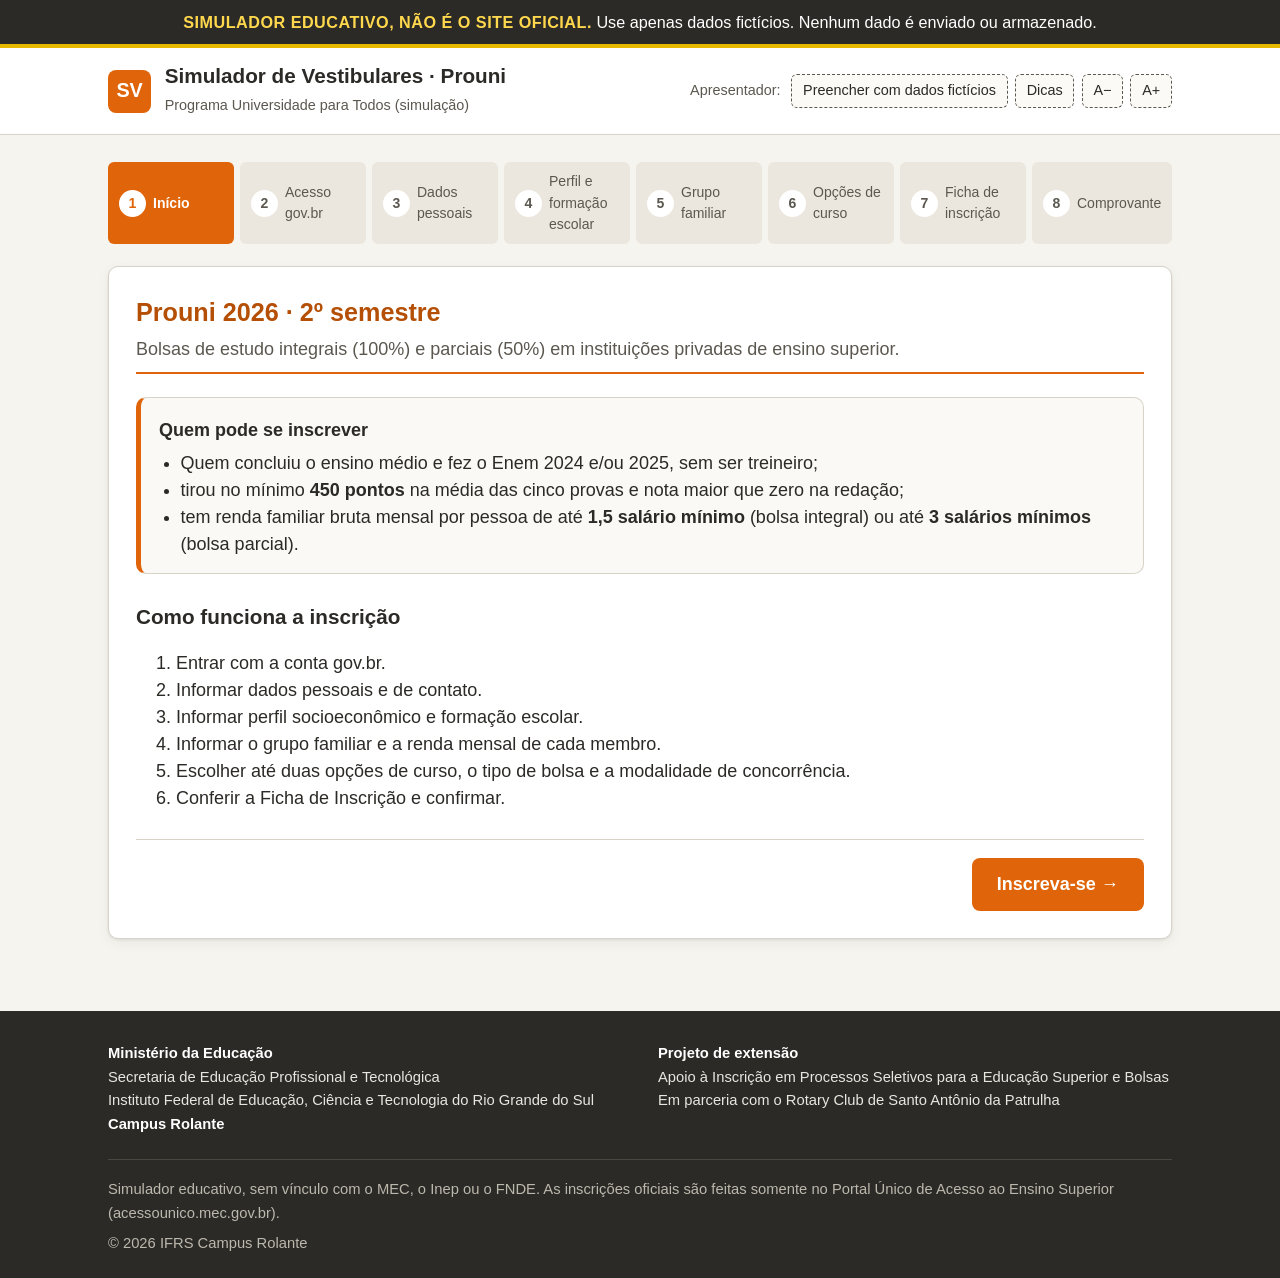
<file: prouni.html>
<!DOCTYPE html>
<html lang="pt-BR">
<head>
  <meta charset="UTF-8">
  <meta name="viewport" content="width=device-width, initial-scale=1">
  <title>Simulador Prouni</title>
  <meta name="description" content="Simulação educativa da inscrição no Prouni, com dados fictícios.">
  <link rel="stylesheet" href="css/style.css?v=20261113b">
</head>
<body class="programa-prouni">
  <div class="aviso-simulacao" role="note">
    <strong>SIMULADOR EDUCATIVO, NÃO É O SITE OFICIAL.</strong>
    <span class="aviso-extra">Use apenas dados fictícios. Nenhum dado é enviado ou armazenado.</span>
  </div>

  <header class="topo">
    <div class="topo-conteudo">
      <a class="marca" href="index.html">
        <span class="marca-icone" aria-hidden="true">SV</span>
        <span>
          <span class="marca-titulo">Simulador de Vestibulares · Prouni</span><br>
          <span class="marca-sub">Programa Universidade para Todos (simulação)</span>
        </span>
      </a>
      <div class="painel-apresentador nao-imprimir" id="painel-apresentador" aria-label="Ferramentas do apresentador">
        <span class="rotulo-painel">Apresentador:</span>
        <button type="button" class="botao-painel" data-painel="preencher">Preencher com dados fictícios</button>
        <button type="button" class="botao-painel" data-painel="dicas" aria-pressed="false">Dicas</button>
        <button type="button" class="botao-painel" data-painel="menor" aria-label="Diminuir fonte">A−</button>
        <button type="button" class="botao-painel" data-painel="maior" aria-label="Aumentar fonte">A+</button>
      </div>
    </div>
  </header>

  <main>
    <ol class="etapas-indicador" id="indicador" aria-label="Etapas da inscrição"></ol>

    <form id="formulario" class="cartao" autocomplete="off">

      <!-- 1. Página inicial do programa -->
      <section class="etapa" data-id="inicio" data-titulo="Início" data-botao-proxima="Inscreva-se →">
        <div class="etapa-cabecalho">
          <h2>Prouni 2026 · 2º semestre</h2>
          <p>Bolsas de estudo integrais (100%) e parciais (50%) em instituições privadas de ensino superior.</p>
        </div>
        <div class="caixa info">
          <p><strong>Quem pode se inscrever</strong></p>
          <ul>
            <li>Quem concluiu o ensino médio e fez o Enem 2024 e/ou 2025, sem ser treineiro;</li>
            <li>tirou no mínimo <strong>450 pontos</strong> na média das cinco provas e nota maior que zero na redação;</li>
            <li>tem renda familiar bruta mensal por pessoa de até <strong>1,5 salário mínimo</strong> (bolsa integral) ou até <strong>3 salários mínimos</strong> (bolsa parcial).</li>
          </ul>
        </div>
        <p class="dica">Se você fez as duas edições, vale a edição em que teve a melhor média. Professores da rede pública podem concorrer a cursos de licenciatura e pedagogia sem limite de renda.</p>
        <h3>Como funciona a inscrição</h3>
        <ol>
          <li>Entrar com a conta gov.br.</li>
          <li>Informar dados pessoais e de contato.</li>
          <li>Informar perfil socioeconômico e formação escolar.</li>
          <li>Informar o grupo familiar e a renda mensal de cada membro.</li>
          <li>Escolher até duas opções de curso, o tipo de bolsa e a modalidade de concorrência.</li>
          <li>Conferir a Ficha de Inscrição e confirmar.</li>
        </ol>
      </section>

      <!-- 2. Login gov.br (ilustrativo) -->
      <section class="etapa" data-id="login" data-titulo="Acesso gov.br" data-botao-proxima="Entrar →">
        <div class="etapa-cabecalho">
          <h2>Acesso com a conta gov.br</h2>
          <p>No site oficial, o login é feito com CPF e senha da conta gov.br.</p>
        </div>
        <div class="login-simulado">
          <div class="campos">
            <div class="campo">
              <label for="login_cpf" class="obrigatorio">CPF</label>
              <input id="login_cpf" name="login_cpf" type="text" inputmode="numeric" data-mascara="cpf" placeholder="000.000.000-00" required>
            </div>
          </div>
          <p><button type="button" class="botao secundario pequeno" data-gerar-cpf="login_cpf">Gerar CPF fictício</button></p>
        </div>
      </section>

      <!-- 3. Dados pessoais -->
      <section class="etapa" data-id="dados" data-titulo="Dados pessoais">
        <div class="etapa-cabecalho">
          <h2>Dados pessoais</h2>
          <p>Confira os dados do seu cadastro e complete as informações pedidas.</p>
        </div>

        <fieldset>
          <legend>Identificação</legend>
          <div class="campos">
            <div class="campo c8"><label for="nome" class="obrigatorio">Nome</label><input id="nome" name="nome" type="text" required></div>
            <div class="campo c4"><label for="cpf" class="obrigatorio">CPF</label><input id="cpf" name="cpf" type="text" inputmode="numeric" data-mascara="cpf" placeholder="000.000.000-00" required minlength="14"></div>
            <div class="campo c4"><label for="data_nascimento" class="obrigatorio">Data de nascimento</label><input id="data_nascimento" name="data_nascimento" type="date" required></div>
            <div class="campo c4"><label for="sexo" class="obrigatorio">Sexo</label>
              <select id="sexo" name="sexo" required><option value="">Selecione</option><option>Feminino</option><option>Masculino</option></select></div>
            <div class="campo c4"><label for="estado_civil" class="obrigatorio">Estado civil</label>
              <select id="estado_civil" name="estado_civil" required>
                <option value="">Selecione</option>
                <option>Solteiro(a)</option><option>Casado(a)</option><option>União estável</option>
                <option>Separado(a)</option><option>Divorciado(a)</option><option>Viúvo(a)</option>
              </select></div>
            <div class="campo c8"><label for="nome_mae" class="obrigatorio">Nome da mãe</label><input id="nome_mae" name="nome_mae" type="text" required></div>
            <div class="campo c4"><label for="nacionalidade" class="obrigatorio">Nacionalidade</label>
              <select id="nacionalidade" name="nacionalidade" required>
                <option value="">Selecione</option>
                <option>Brasileira</option><option>Brasileira (naturalizado)</option><option>Estrangeira</option>
              </select></div>
          </div>
          <p class="dica">No site oficial, nome, CPF, data de nascimento, sexo e nome da mãe já aparecem preenchidos pelo cadastro do CPF. Se houver erro, a correção é feita na Receita Federal.</p>
          <div class="pergunta">
            <label class="opcao"><input type="checkbox" name="usa_nome_social" id="usa_nome_social"> Desejo ser identificado(a) pelo nome social</label>
          </div>
          <div class="campos oculto" id="bloco_nome_social">
            <div class="campo"><label for="nome_social" class="obrigatorio">Nome social</label><input id="nome_social" name="nome_social" type="text" required></div>
          </div>
        </fieldset>

        <fieldset>
          <legend>Notas do Enem</legend>
          <div id="tabela_enem"></div>
          <div id="situacao_enem"></div>
        </fieldset>

        <fieldset>
          <legend>Contato</legend>
          <div class="campos">
            <div class="campo c6"><label for="email" class="obrigatorio">E-mail</label><input id="email" name="email" type="email" required></div>
            <div class="campo c6"><label for="email_confirmacao" class="obrigatorio">Confirme o e-mail</label><input id="email_confirmacao" name="email_confirmacao" type="email" required></div>
            <div class="campo c6"><label for="celular" class="obrigatorio">Telefone celular</label><input id="celular" name="celular" type="tel" data-mascara="telefone" placeholder="(00) 00000-0000" required minlength="14"></div>
            <div class="campo c6"><label for="telefone">Telefone fixo</label><input id="telefone" name="telefone" type="tel" data-mascara="telefone" placeholder="(00) 0000-0000"></div>
          </div>
        </fieldset>

        <fieldset>
          <legend>Endereço</legend>
          <div class="campos">
            <div class="campo c3"><label for="cep" class="obrigatorio">CEP</label><input id="cep" name="cep" type="text" inputmode="numeric" data-mascara="cep" placeholder="00000-000" required minlength="9"></div>
            <div class="campo c3"><label for="uf" class="obrigatorio">UF</label><select id="uf" name="uf" required></select></div>
            <div class="campo c6"><label for="municipio" class="obrigatorio">Município</label><input id="municipio" name="municipio" type="text" required></div>
            <div class="campo c9"><label for="logradouro" class="obrigatorio">Logradouro</label><input id="logradouro" name="logradouro" type="text" required></div>
            <div class="campo c3"><label for="numero" class="obrigatorio">Número</label><input id="numero" name="numero" type="text" required></div>
            <div class="campo c6"><label for="complemento">Complemento</label><input id="complemento" name="complemento" type="text"></div>
            <div class="campo c6"><label for="bairro" class="obrigatorio">Bairro</label><input id="bairro" name="bairro" type="text" required></div>
          </div>
          <p class="dica">Na fase de comprovação, a faculdade pede comprovante de residência. Informe o endereço onde você mora de verdade.</p>
        </fieldset>
      </section>

      <!-- 4. Perfil socioeconômico e formação escolar -->
      <section class="etapa" data-id="perfil" data-titulo="Perfil e formação escolar">
        <div class="etapa-cabecalho">
          <h2>Perfil socioeconômico e formação escolar</h2>
          <p>Essas respostas definem a que tipo de bolsa e modalidade você pode concorrer.</p>
        </div>

        <div class="pergunta">
          <span class="rotulo obrigatorio">Raça/cor (autodeclaração)</span>
          <div class="opcoes em-linha">
            <label class="opcao"><input type="radio" name="raca_cor" value="Amarela" required> Amarela</label>
            <label class="opcao"><input type="radio" name="raca_cor" value="Branca"> Branca</label>
            <label class="opcao"><input type="radio" name="raca_cor" value="Indígena"> Indígena</label>
            <label class="opcao"><input type="radio" name="raca_cor" value="Parda"> Parda</label>
            <label class="opcao"><input type="radio" name="raca_cor" value="Preta"> Preta</label>
          </div>
          <p class="dica">Quem se autodeclara indígena, preto ou pardo pode concorrer às bolsas reservadas às políticas afirmativas (cotas).</p>
        </div>

        <div class="pergunta">
          <span class="rotulo obrigatorio">Você é pessoa com deficiência?</span>
          <div class="opcoes em-linha">
            <label class="opcao"><input type="radio" name="pcd" value="sim" required> Sim</label>
            <label class="opcao"><input type="radio" name="pcd" value="nao"> Não</label>
          </div>
        </div>
        <div class="pergunta">
          <span class="rotulo obrigatorio">Você é professor(a) da rede pública de ensino, no efetivo exercício do magistério da educação básica, integrante do quadro de pessoal permanente da instituição?</span>
          <div class="opcoes em-linha">
            <label class="opcao"><input type="radio" name="professor" value="sim" required> Sim</label>
            <label class="opcao"><input type="radio" name="professor" value="nao"> Não</label>
          </div>
        </div>

        <div class="pergunta">
          <span class="rotulo obrigatorio">Como você cursou o ensino médio?</span>
          <div class="opcoes">
            <label class="opcao"><input type="radio" name="ensino_medio" value="publica" required> <span>Integralmente em escola da rede pública</span></label>
            <label class="opcao"><input type="radio" name="ensino_medio" value="privada_bolsa_integral"> <span>Integralmente em instituição privada, na condição de bolsista integral da respectiva instituição</span></label>
            <label class="opcao"><input type="radio" name="ensino_medio" value="parcial_bolsa_integral"> <span>Parcialmente em escola da rede pública e parcialmente em instituição privada, na condição de bolsista integral da respectiva instituição</span></label>
            <label class="opcao"><input type="radio" name="ensino_medio" value="parcial_sem_bolsa"> <span>Parcialmente em escola da rede pública e parcialmente em instituição privada, na condição de bolsista parcial da respectiva instituição ou sem a condição de bolsista</span></label>
            <label class="opcao"><input type="radio" name="ensino_medio" value="privada_sem_bolsa"> <span>Integralmente em instituição privada, na condição de bolsista parcial da respectiva instituição ou sem a condição de bolsista</span></label>
          </div>
          <p class="dica">Todas as situações podem concorrer, mas há ordem de prioridade: primeiro quem estudou integralmente em escola pública e, por último, quem estudou integralmente em escola privada sem bolsa integral.</p>
        </div>

        <div class="campos">
          <div class="campo c4"><label for="ano_conclusao" class="obrigatorio">Ano de conclusão do ensino médio</label>
            <input id="ano_conclusao" name="ano_conclusao" type="number" min="1950" max="2026" required></div>
        </div>
      </section>

      <!-- 5. Grupo familiar -->
      <section class="etapa" data-id="grupo" data-titulo="Grupo familiar">
        <div class="etapa-cabecalho">
          <h2>Grupo familiar e renda</h2>
          <p>Informe todas as pessoas que moram com você e a renda bruta mensal de cada uma.</p>
        </div>
        <div id="tabela_grupo"></div>
        <div class="renda-resultado" id="resultado_renda" aria-live="polite"></div>
        <p class="dica">Grupo familiar é quem mora na mesma casa e usa a mesma renda. Renda bruta é o valor antes dos descontos. Quem não tem renda informa 0,00 e, se for pré-selecionado(a), assina uma declaração de ausência de renda.</p>
        <p class="dica">Quem for pré-selecionado(a) precisa comprovar tudo na faculdade: documentos de identidade de todos, comprovante de residência e de rendimentos. Informação falsa faz perder a bolsa.</p>
      </section>

      <!-- 6. Escolha de cursos -->
      <section class="etapa" data-id="cursos" data-titulo="Opções de curso">
        <div class="etapa-cabecalho">
          <h2>Escolha de cursos</h2>
          <p>Escolha até duas opções em ordem de preferência. Para cada uma, defina o tipo de bolsa e a modalidade de concorrência.</p>
        </div>
        <div id="opcoes_escolhidas"></div>

        <h3>Buscar cursos</h3>
        <div class="filtros">
          <div class="campo"><label for="f_curso">Curso</label><input id="f_curso" type="search" placeholder="Ex.: Enfermagem"></div>
          <div class="campo"><label for="f_ies">Instituição</label><select id="f_ies"></select></div>
          <div class="campo"><label for="f_municipio">Município</label><select id="f_municipio"></select></div>
        </div>
        <div class="lista-ofertas" id="lista_ofertas" aria-live="polite"></div>
      </section>

      <!-- 7. Ficha de inscrição -->
      <section class="etapa" data-id="ficha" data-titulo="Ficha de inscrição" data-botao-proxima="Confirmar inscrição ✓">
        <div class="etapa-cabecalho">
          <h2>Ficha de inscrição</h2>
          <p>Confira todas as informações antes de confirmar.</p>
        </div>
        <div class="resumo" id="ficha"></div>
        <div class="pergunta">
          <label class="opcao"><input type="checkbox" name="declaracao_veracidade" data-nome="Declaração" required>
            <span class="rotulo obrigatorio">Declaro, sob as penas da lei, que as informações prestadas são verdadeiras e que conheço as regras do edital. Estou ciente de que deverei comprová-las na instituição de ensino, se for pré-selecionado(a).</span></label>
        </div>
      </section>

      <!-- 8. Comprovante -->
      <section class="etapa" data-id="comprovante" data-titulo="Comprovante" data-sem-navegacao>
        <div class="etapa-cabecalho">
          <h2>Inscrição confirmada</h2>
          <p>Guarde o comprovante. Acompanhe os resultados das chamadas no portal.</p>
        </div>
        <div class="comprovante resumo" id="comprovante"></div>

        <div class="navegacao-etapa nao-imprimir">
          <button type="button" class="botao secundario" id="btn_alterar">Alterar inscrição</button>
          <button type="button" class="botao" onclick="window.print()">Imprimir comprovante</button>
        </div>

        <div class="nao-imprimir">
          <h3>Próximas etapas</h3>
          <ol>
            <li><strong>1ª chamada:</strong> o resultado mostra se você foi pré-selecionado(a).</li>
            <li><strong>Comprovação:</strong> o pré-selecionado(a) leva os documentos à faculdade no prazo.</li>
            <li><strong>2ª chamada:</strong> para quem não foi pré-selecionado(a) na 1ª.</li>
            <li><strong>Lista de espera:</strong> é preciso manifestar interesse no prazo do edital.</li>
          </ol>
          <p><button type="button" class="botao secundario" id="btn_resultado">Simular resultado da 1ª chamada</button></p>
          <div id="resultado" aria-live="polite"></div>
          <div class="navegacao-etapa">
            <a class="botao secundario" href="index.html">Voltar ao início</a>
            <button type="button" class="botao perigo" onclick="location.reload()">Nova simulação (apaga tudo)</button>
          </div>
        </div>
      </section>
    </form>
  </main>

  <footer class="rodape">
    <div class="rodape-conteudo">
      <div class="rodape-instituicao">
        <strong>Ministério da Educação</strong><br>
        Secretaria de Educação Profissional e Tecnológica<br>
        Instituto Federal de Educação, Ciência e Tecnologia do Rio Grande do Sul<br>
        <strong>Campus Rolante</strong>
      </div>
      <div class="rodape-projeto">
        <strong>Projeto de extensão</strong><br>
        Apoio à Inscrição em Processos Seletivos para a Educação Superior e Bolsas<br>
        Em parceria com o Rotary Club de Santo Antônio da Patrulha
      </div>
    </div>
    <p class="rodape-aviso">
      Simulador educativo, sem vínculo com o MEC, o Inep ou o FNDE. As inscrições oficiais são feitas
      somente no Portal Único de Acesso ao Ensino Superior (acessounico.mec.gov.br).
    </p>
    <p class="rodape-ano">© 2026 IFRS Campus Rolante</p>
  </footer>

  <script src="js/dados.js?v=20261113b"></script>
  <script src="js/comum.js?v=20261113b"></script>
  <script src="js/prouni.js?v=20261113b"></script>
</body>
</html>
</file>
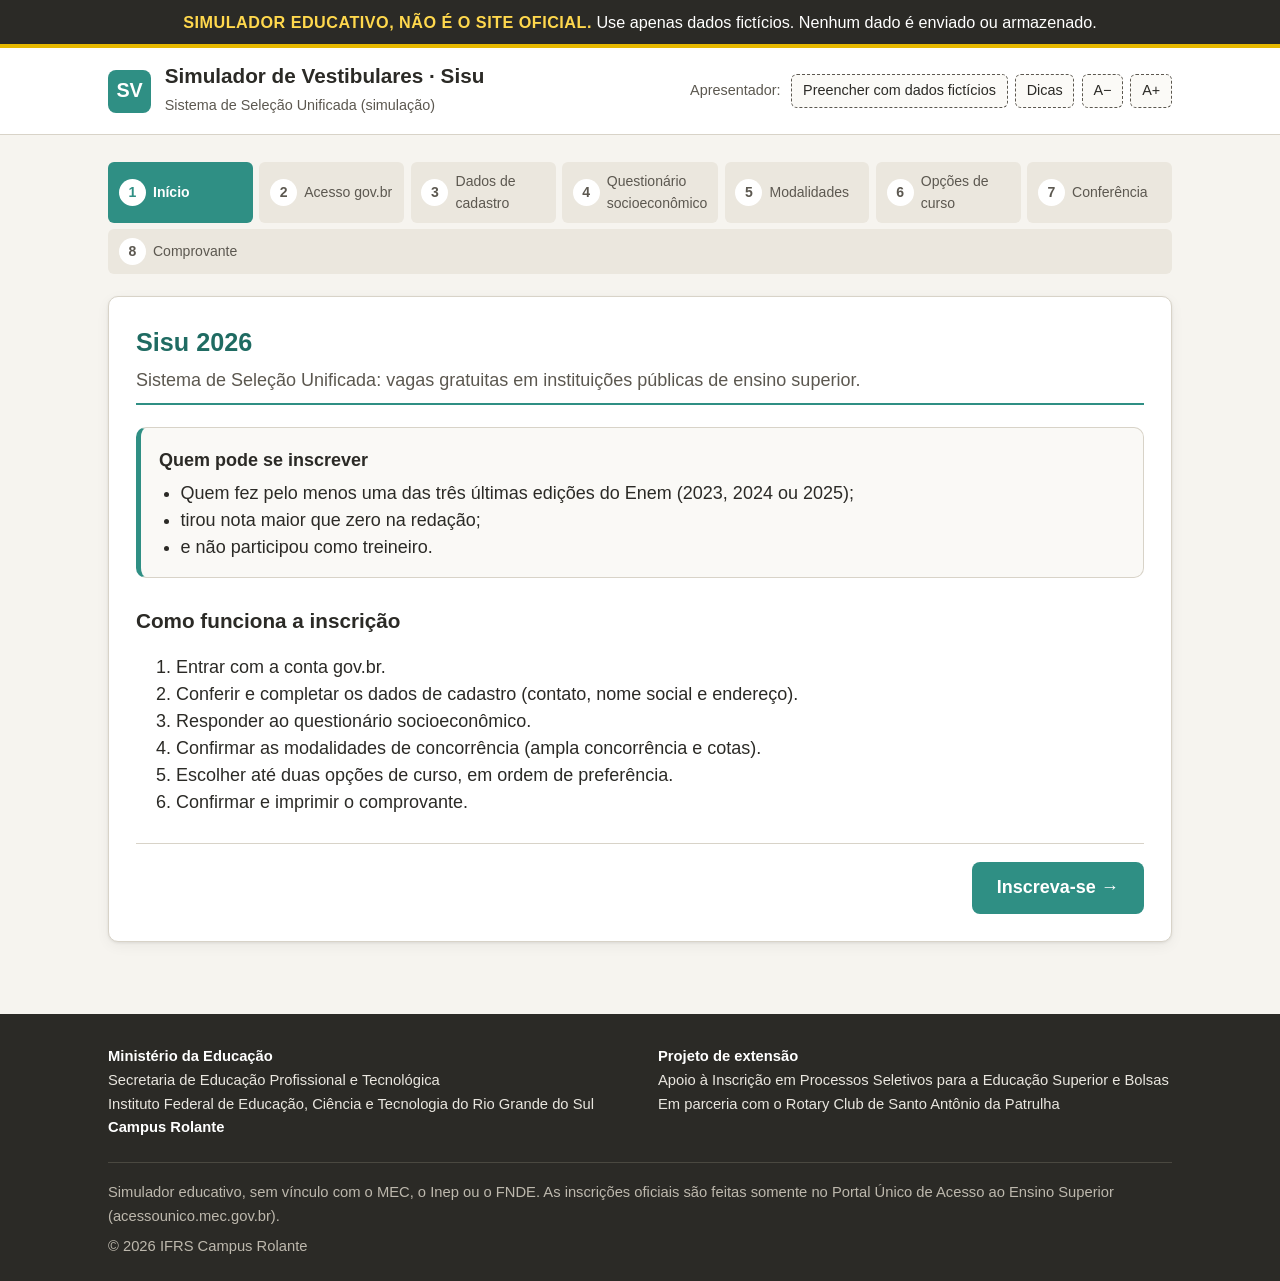
<file: sisu.html>
<!DOCTYPE html>
<html lang="pt-BR">
<head>
  <meta charset="UTF-8">
  <meta name="viewport" content="width=device-width, initial-scale=1">
  <title>Simulador Sisu</title>
  <meta name="description" content="Simulação educativa da inscrição no Sisu, com dados fictícios.">
  <link rel="stylesheet" href="css/style.css?v=20261113b">
</head>
<body class="programa-sisu">
  <div class="aviso-simulacao" role="note">
    <strong>SIMULADOR EDUCATIVO, NÃO É O SITE OFICIAL.</strong>
    <span class="aviso-extra">Use apenas dados fictícios. Nenhum dado é enviado ou armazenado.</span>
  </div>

  <header class="topo">
    <div class="topo-conteudo">
      <a class="marca" href="index.html">
        <span class="marca-icone" aria-hidden="true">SV</span>
        <span>
          <span class="marca-titulo">Simulador de Vestibulares · Sisu</span><br>
          <span class="marca-sub">Sistema de Seleção Unificada (simulação)</span>
        </span>
      </a>
      <div class="painel-apresentador nao-imprimir" id="painel-apresentador" aria-label="Ferramentas do apresentador">
        <span class="rotulo-painel">Apresentador:</span>
        <button type="button" class="botao-painel" data-painel="preencher">Preencher com dados fictícios</button>
        <button type="button" class="botao-painel" data-painel="dicas" aria-pressed="false">Dicas</button>
        <button type="button" class="botao-painel" data-painel="menor" aria-label="Diminuir fonte">A−</button>
        <button type="button" class="botao-painel" data-painel="maior" aria-label="Aumentar fonte">A+</button>
      </div>
    </div>
  </header>

  <main>
    <ol class="etapas-indicador" id="indicador" aria-label="Etapas da inscrição"></ol>

    <form id="formulario" class="cartao" autocomplete="off">

      <!-- 1. Página inicial do programa -->
      <section class="etapa" data-id="inicio" data-titulo="Início" data-botao-proxima="Inscreva-se →">
        <div class="etapa-cabecalho">
          <h2>Sisu 2026</h2>
          <p>Sistema de Seleção Unificada: vagas gratuitas em instituições públicas de ensino superior.</p>
        </div>
        <div class="caixa info">
          <p><strong>Quem pode se inscrever</strong></p>
          <ul>
            <li>Quem fez pelo menos uma das três últimas edições do Enem (2023, 2024 ou 2025);</li>
            <li>tirou nota maior que zero na redação;</li>
            <li>e não participou como treineiro.</li>
          </ul>
        </div>
        <p class="dica">O sistema escolhe sozinho, para cada curso, a edição do Enem em que você teve a melhor média com os pesos daquele curso. Você não escolhe a edição.</p>
        <h3>Como funciona a inscrição</h3>
        <ol>
          <li>Entrar com a conta gov.br.</li>
          <li>Conferir e completar os dados de cadastro (contato, nome social e endereço).</li>
          <li>Responder ao questionário socioeconômico.</li>
          <li>Confirmar as modalidades de concorrência (ampla concorrência e cotas).</li>
          <li>Escolher até duas opções de curso, em ordem de preferência.</li>
          <li>Confirmar e imprimir o comprovante.</li>
        </ol>
        <p class="dica">A inscrição é gratuita. Até o fim do prazo, dá para mudar as opções quantas vezes quiser: vale a última inscrição confirmada.</p>
      </section>

      <!-- 2. Login gov.br (ilustrativo) -->
      <section class="etapa" data-id="login" data-titulo="Acesso gov.br" data-botao-proxima="Entrar →">
        <div class="etapa-cabecalho">
          <h2>Acesso com a conta gov.br</h2>
          <p>No site oficial, o login é feito com CPF e senha da conta gov.br.</p>
        </div>
        <div class="login-simulado">
          <div class="campos">
            <div class="campo">
              <label for="login_cpf" class="obrigatorio">CPF</label>
              <input id="login_cpf" name="login_cpf" type="text" inputmode="numeric" data-mascara="cpf" placeholder="000.000.000-00" required>
            </div>
          </div>
          <p><button type="button" class="botao secundario pequeno" data-gerar-cpf="login_cpf">Gerar CPF fictício</button></p>
          <p class="dica">Quem fez o Enem já tem conta gov.br. Se esqueceu a senha, recupere pelo próprio gov.br antes do período de inscrição.</p>
        </div>
      </section>

      <!-- 3. Dados de cadastro -->
      <section class="etapa" data-id="cadastro" data-titulo="Dados de cadastro">
        <div class="etapa-cabecalho">
          <h2>Informações do candidato</h2>
          <p>Confira seus dados e complete as informações de contato e endereço.</p>
        </div>

        <fieldset>
          <legend>Dados pessoais</legend>
          <div class="campos">
            <div class="campo c8"><label for="nome" class="obrigatorio">Nome</label><input id="nome" name="nome" type="text" required></div>
            <div class="campo c4"><label for="cpf" class="obrigatorio">CPF</label><input id="cpf" name="cpf" type="text" inputmode="numeric" data-mascara="cpf" placeholder="000.000.000-00" required minlength="14"></div>
            <div class="campo c4"><label for="data_nascimento" class="obrigatorio">Data de nascimento</label><input id="data_nascimento" name="data_nascimento" type="date" required></div>
            <div class="campo c8"><label for="nome_mae" class="obrigatorio">Nome da mãe</label><input id="nome_mae" name="nome_mae" type="text" required></div>
          </div>
          <p class="dica">No site oficial, nome, CPF, data de nascimento e nome da mãe já aparecem preenchidos pelo cadastro do CPF na Receita Federal. Se algo estiver errado, a correção é feita na Receita.</p>
          <div class="pergunta">
            <label class="opcao"><input type="checkbox" name="usa_nome_social" id="usa_nome_social"> Desejo ser identificado(a) pelo nome social</label>
          </div>
          <div class="campos oculto" id="bloco_nome_social">
            <div class="campo"><label for="nome_social" class="obrigatorio">Nome social</label><input id="nome_social" name="nome_social" type="text" required></div>
          </div>
        </fieldset>

        <fieldset>
          <legend>Participações no Enem</legend>
          <div id="tabela_enem"></div>
          <p class="dica">Edições riscadas não contam: treineiro ou redação zerada não servem para o Sisu.</p>
        </fieldset>

        <fieldset>
          <legend>Contato</legend>
          <div class="campos">
            <div class="campo c6"><label for="email" class="obrigatorio">E-mail</label><input id="email" name="email" type="email" required></div>
            <div class="campo c6"><label for="email_confirmacao" class="obrigatorio">Confirme o e-mail</label><input id="email_confirmacao" name="email_confirmacao" type="email" required></div>
            <div class="campo c6"><label for="celular" class="obrigatorio">Telefone celular</label><input id="celular" name="celular" type="tel" data-mascara="telefone" placeholder="(00) 00000-0000" required minlength="14"></div>
            <div class="campo c6"><label for="telefone">Telefone fixo</label><input id="telefone" name="telefone" type="tel" data-mascara="telefone" placeholder="(00) 0000-0000"></div>
          </div>
          <p class="dica">Use um e-mail e um celular que você acessa sempre: a instituição usa esses contatos se você for selecionado(a).</p>
        </fieldset>

        <fieldset>
          <legend>Endereço</legend>
          <div class="campos">
            <div class="campo c3"><label for="cep" class="obrigatorio">CEP</label><input id="cep" name="cep" type="text" inputmode="numeric" data-mascara="cep" placeholder="00000-000" required minlength="9"></div>
            <div class="campo c3"><label for="uf" class="obrigatorio">UF</label><select id="uf" name="uf" required></select></div>
            <div class="campo c6"><label for="municipio" class="obrigatorio">Município</label><input id="municipio" name="municipio" type="text" required></div>
            <div class="campo c9"><label for="logradouro" class="obrigatorio">Logradouro</label><input id="logradouro" name="logradouro" type="text" required></div>
            <div class="campo c3"><label for="numero" class="obrigatorio">Número</label><input id="numero" name="numero" type="text" required></div>
            <div class="campo c6"><label for="complemento">Complemento</label><input id="complemento" name="complemento" type="text"></div>
            <div class="campo c6"><label for="bairro" class="obrigatorio">Bairro</label><input id="bairro" name="bairro" type="text" required></div>
          </div>
        </fieldset>
      </section>

      <!-- 4. Questionário socioeconômico -->
      <section class="etapa" data-id="questionario" data-titulo="Questionário socioeconômico">
        <div class="etapa-cabecalho">
          <h2>Questionário socioeconômico</h2>
          <p>As respostas definem em quais modalidades de reserva de vagas (cotas) você pode concorrer.</p>
        </div>

        <div class="pergunta">
          <span class="rotulo obrigatorio">Origem escolar: você cursou integralmente o ensino médio em escola pública ou em escola comunitária que atue no âmbito da educação do campo conveniada com o poder público?</span>
          <div class="opcoes em-linha">
            <label class="opcao"><input type="radio" name="q_escola_publica" value="sim" required> Sim</label>
            <label class="opcao"><input type="radio" name="q_escola_publica" value="nao"> Não</label>
          </div>
          <p class="dica">"Integralmente" quer dizer os 3 anos do ensino médio em escola pública. Colégio militar, EJA e escola pública federal contam. Quem estudou um ano em escola particular, mesmo com bolsa, responde "Não".</p>
        </div>

        <div class="pergunta">
          <span class="rotulo obrigatorio">Cor/etnia: como você se autodeclara?</span>
          <div class="opcoes em-linha">
            <label class="opcao"><input type="radio" name="q_cor" value="Amarela" required> Amarela</label>
            <label class="opcao"><input type="radio" name="q_cor" value="Branca"> Branca</label>
            <label class="opcao"><input type="radio" name="q_cor" value="Indígena"> Indígena</label>
            <label class="opcao"><input type="radio" name="q_cor" value="Parda"> Parda</label>
            <label class="opcao"><input type="radio" name="q_cor" value="Preta"> Preta</label>
          </div>
        </div>

        <div class="pergunta">
          <span class="rotulo obrigatorio">Origem quilombola: você é quilombola?</span>
          <div class="opcoes em-linha">
            <label class="opcao"><input type="radio" name="q_quilombola" value="sim" required> Sim</label>
            <label class="opcao"><input type="radio" name="q_quilombola" value="nao"> Não</label>
          </div>
        </div>

        <div class="pergunta">
          <span class="rotulo obrigatorio">Condição de deficiência: você é pessoa com deficiência?</span>
          <div class="opcoes em-linha">
            <label class="opcao"><input type="radio" name="q_pcd" value="sim" required> Sim</label>
            <label class="opcao"><input type="radio" name="q_pcd" value="nao"> Não</label>
          </div>
          <p class="dica">Quem for selecionado(a) como pessoa com deficiência apresenta laudo médico na matrícula.</p>
        </div>

        <div class="pergunta">
          <span class="rotulo obrigatorio">Condição de renda: a renda familiar bruta mensal por pessoa (per capita) é igual ou inferior a 1 (um) salário mínimo?</span>
          <div class="opcoes em-linha">
            <label class="opcao"><input type="radio" name="q_baixa_renda" value="sim" required> Sim</label>
            <label class="opcao"><input type="radio" name="q_baixa_renda" value="nao"> Não</label>
          </div>
          <p class="dica">Desde 2026 não é preciso digitar a renda de cada pessoa da família no Sisu: basta declarar. A comprovação só é feita na matrícula, se você for selecionado(a).</p>
        </div>

        <fieldset>
          <legend>Calculadora de renda per capita</legend>
          <p class="ajuda">Use a média dos rendimentos brutos dos últimos 3 meses.</p>
          <div class="campos">
            <div class="campo c6"><label for="calc_renda">Soma da renda bruta mensal da família (R$)</label><input id="calc_renda" name="calc_renda" type="text" inputmode="numeric" data-mascara="moeda" placeholder="0,00"></div>
            <div class="campo c6"><label for="calc_pessoas">Número de pessoas da família (incluindo você)</label><input id="calc_pessoas" name="calc_pessoas" type="number" min="1" max="30" value="1"></div>
          </div>
          <div class="renda-resultado" id="calc_resultado" aria-live="polite"></div>
          <p class="dica">Não entram na conta: auxílio-alimentação e transporte, diárias, reembolsos, seguro-desemprego e programas como o Bolsa Família.</p>
        </fieldset>

        <div class="pergunta">
          <label class="opcao"><input type="checkbox" name="declaracao_veracidade" data-nome="Declaração" required>
            <span class="rotulo obrigatorio">Declaro que as informações prestadas são verdadeiras e que estou ciente de que deverei comprová-las na matrícula, caso seja selecionado(a) em modalidade de reserva de vagas, sob pena de perder a vaga.</span></label>
        </div>
      </section>

      <!-- 5. Modalidades de concorrência -->
      <section class="etapa" data-id="modalidades" data-titulo="Modalidades">
        <div class="etapa-cabecalho">
          <h2>Modalidades de concorrência</h2>
          <p>Confirme em quais modalidades você deseja concorrer. A lista depende das respostas do questionário.</p>
        </div>
        <div id="lista_modalidades"></div>
        <p class="dica">Todo mundo concorre primeiro na ampla concorrência. Se a nota não for suficiente, o sistema tenta as cotas confirmadas, uma de cada vez. Marcar as cotas a que você tem direito só aumenta as chances.</p>
        <div class="caixa info">
          <p>Os documentos que comprovam cada modalidade (histórico escolar, renda, autodeclaração, laudo) só são pedidos na matrícula. Cada instituição publica a sua lista.</p>
        </div>
      </section>

      <!-- 6. Escolha de cursos -->
      <section class="etapa" data-id="cursos" data-titulo="Opções de curso">
        <div class="etapa-cabecalho">
          <h2>Escolha de cursos</h2>
          <p>Escolha a 1ª opção (obrigatória) e, se quiser, a 2ª opção. A ordem indica sua preferência.</p>
        </div>

        <div id="opcoes_escolhidas"></div>
        <p class="dica">Se você for selecionado(a) na 1ª opção, a 2ª nem é analisada. Coloque em 1º lugar o curso que você mais quer.</p>

        <h3>Buscar cursos</h3>
        <div class="filtros">
          <div class="campo"><label for="f_curso">Curso</label><input id="f_curso" type="search" placeholder="Ex.: Pedagogia"></div>
          <div class="campo"><label for="f_ies">Instituição</label><select id="f_ies"></select></div>
          <div class="campo"><label for="f_local">Município</label><select id="f_local"></select></div>
          <div class="campo"><label for="f_formato">Formato de oferta</label><select id="f_formato"></select></div>
          <div class="campo"><label for="f_turno">Turno</label><select id="f_turno"></select></div>
        </div>
        <div class="lista-ofertas" id="lista_ofertas" aria-live="polite"></div>
      </section>

      <!-- 7. Conferência -->
      <section class="etapa" data-id="conferencia" data-titulo="Conferência" data-botao-proxima="Confirmar inscrição ✓">
        <div class="etapa-cabecalho">
          <h2>Confira sua inscrição</h2>
          <p>Revise tudo antes de confirmar. Até o fim do prazo, você ainda poderá alterar.</p>
        </div>
        <div class="resumo" id="resumo_conferencia"></div>
      </section>

      <!-- 8. Comprovante -->
      <section class="etapa" data-id="comprovante" data-titulo="Comprovante" data-sem-navegacao>
        <div class="etapa-cabecalho">
          <h2>Inscrição confirmada</h2>
          <p>Imprima ou salve o comprovante. Se mudar as opções, gere um novo.</p>
        </div>
        <div class="comprovante resumo" id="comprovante"></div>

        <div class="navegacao-etapa nao-imprimir">
          <button type="button" class="botao secundario" id="btn_alterar">Alterar inscrição</button>
          <button type="button" class="botao" onclick="window.print()">Imprimir comprovante</button>
        </div>

        <div class="nao-imprimir">
          <h3>Classificação parcial</h3>
          <p class="ajuda">No sistema real, a partir do 2º dia de inscrição, a classificação parcial é atualizada uma vez por dia, de madrugada.</p>
          <div id="classificacao_parcial"></div>
          <p class="dica">A nota de corte parcial muda todo dia, conforme as pessoas se inscrevem. Ela não garante a vaga: é só uma referência.</p>

          <h3>Resultado e lista de espera</h3>
          <p><button type="button" class="botao secundario" id="btn_resultado">Simular resultado da chamada regular</button></p>
          <div id="resultado" aria-live="polite"></div>

          <div class="navegacao-etapa">
            <a class="botao secundario" href="index.html">Voltar ao início</a>
            <button type="button" class="botao perigo" onclick="location.reload()">Nova simulação (apaga tudo)</button>
          </div>
        </div>
      </section>
    </form>
  </main>

  <footer class="rodape">
    <div class="rodape-conteudo">
      <div class="rodape-instituicao">
        <strong>Ministério da Educação</strong><br>
        Secretaria de Educação Profissional e Tecnológica<br>
        Instituto Federal de Educação, Ciência e Tecnologia do Rio Grande do Sul<br>
        <strong>Campus Rolante</strong>
      </div>
      <div class="rodape-projeto">
        <strong>Projeto de extensão</strong><br>
        Apoio à Inscrição em Processos Seletivos para a Educação Superior e Bolsas<br>
        Em parceria com o Rotary Club de Santo Antônio da Patrulha
      </div>
    </div>
    <p class="rodape-aviso">
      Simulador educativo, sem vínculo com o MEC, o Inep ou o FNDE. As inscrições oficiais são feitas
      somente no Portal Único de Acesso ao Ensino Superior (acessounico.mec.gov.br).
    </p>
    <p class="rodape-ano">© 2026 IFRS Campus Rolante</p>
  </footer>

  <script src="js/dados.js?v=20261113b"></script>
  <script src="js/comum.js?v=20261113b"></script>
  <script src="js/sisu.js?v=20261113b"></script>
</body>
</html>
</file>
<file: css/style.css>
/* =========================================================
   Simulador de Vestibulares — estilos
   Pensado para projeção em telão: fonte grande, alto contraste.
   A identidade visual é própria do projeto (não imita o gov.br).
   ========================================================= */

:root {
  --fonte-base: 18px;

  --fundo: #f6f4ef;
  --superficie: #ffffff;
  --texto: #2b2a26;
  --texto-suave: #5c5850;
  --borda: #d8d3c8;

  --teal: #2f8f84;
  --teal-escuro: #1f6b62;
  --laranja: #e0650a;
  --laranja-escuro: #b44f05;
  --roxo: #5b4b9a;
  --roxo-escuro: #43367a;
  --vinho: #9b2f4d;
  --vinho-escuro: #74213a;

  --erro: #b3261e;
  --erro-fundo: #fdecea;
  --ok: #1e7a3d;
  --ok-fundo: #e7f5ec;
  --aviso-fundo: #fff4d6;
  --aviso-borda: #e6b800;

  --destaque: var(--teal);
  --destaque-escuro: var(--teal-escuro);

  --raio: 10px;
  --sombra: 0 1px 3px rgba(0, 0, 0, .08), 0 4px 14px rgba(0, 0, 0, .05);
}

body.programa-sisu   { --destaque: var(--teal);    --destaque-escuro: var(--teal-escuro); }
body.programa-prouni { --destaque: var(--laranja); --destaque-escuro: var(--laranja-escuro); }
body.programa-fies   { --destaque: var(--roxo);    --destaque-escuro: var(--roxo-escuro); }
body.programa-enem   { --destaque: var(--vinho);   --destaque-escuro: var(--vinho-escuro); }

* { box-sizing: border-box; }

html { font-size: var(--fonte-base); }

body {
  margin: 0;
  background: var(--fundo);
  color: var(--texto);
  font-family: "Segoe UI", Roboto, "Helvetica Neue", Arial, sans-serif;
  line-height: 1.5;
}

a { color: var(--destaque-escuro); }

/* ---------- Aviso fixo de simulação ---------- */
.aviso-simulacao {
  position: sticky;
  top: 0;
  z-index: 50;
  background: #2b2a26;
  color: #fff;
  padding: .55rem 1rem;
  text-align: center;
  font-size: .9rem;
  border-bottom: 4px solid var(--aviso-borda);
}
.aviso-simulacao strong { color: #ffd84d; letter-spacing: .03em; }

/* ---------- Cabeçalho ---------- */
.topo {
  background: var(--superficie);
  border-bottom: 1px solid var(--borda);
}
.topo-conteudo {
  max-width: 1100px;
  margin: 0 auto;
  padding: .9rem 1rem;
  display: flex;
  align-items: center;
  justify-content: space-between;
  gap: 1rem;
  flex-wrap: wrap;
}
.marca {
  display: flex;
  align-items: center;
  gap: .75rem;
  text-decoration: none;
  color: var(--texto);
}
.marca-icone {
  width: 2.4rem;
  height: 2.4rem;
  border-radius: 8px;
  background: var(--destaque);
  color: #fff;
  display: grid;
  place-items: center;
  font-weight: 700;
  font-size: 1.1rem;
}
.marca-titulo { font-weight: 700; font-size: 1.15rem; line-height: 1.2; }
.marca-sub { font-size: .8rem; color: var(--texto-suave); }

/* ---------- Painel do apresentador ---------- */
.painel-apresentador {
  display: flex;
  align-items: center;
  gap: .4rem;
  flex-wrap: wrap;
  font-size: .8rem;
}
.painel-apresentador .rotulo-painel {
  color: var(--texto-suave);
  margin-right: .2rem;
}
.botao-painel {
  border: 1px dashed var(--texto-suave);
  background: #fbfaf7;
  color: var(--texto);
  border-radius: 6px;
  padding: .3rem .6rem;
  font: inherit;
  cursor: pointer;
}
.botao-painel:hover { background: #f0ede6; }
.botao-painel[aria-pressed="true"] { background: var(--aviso-fundo); border-color: var(--aviso-borda); }

/* ---------- Layout principal ---------- */
main {
  max-width: 1100px;
  margin: 0 auto;
  padding: 1.5rem 1rem 3rem;
}

h1 { font-size: 1.8rem; line-height: 1.25; margin: 0 0 .5rem; }
h2 { font-size: 1.4rem; margin: 0 0 1rem; }
h3 { font-size: 1.15rem; margin: 1.5rem 0 .75rem; }

.cartao {
  background: var(--superficie);
  border: 1px solid var(--borda);
  border-radius: var(--raio);
  box-shadow: var(--sombra);
  padding: 1.5rem;
}

/* ---------- Página inicial ---------- */
.intro { margin-bottom: 1.5rem; }
.intro p { max-width: 70ch; color: var(--texto-suave); }

.grade-programas {
  display: grid;
  grid-template-columns: repeat(4, 1fr);
  gap: 1.25rem;
}
@media (max-width: 1050px) {
  .grade-programas { grid-template-columns: repeat(2, 1fr); }
}
.programa {
  display: flex;
  flex-direction: column;
  border-top: 6px solid var(--cor-programa);
}
.programa h2 { color: var(--cor-programa); margin-bottom: .25rem; }
.programa .subtitulo { font-weight: 600; margin: 0 0 .75rem; }
.programa ul { padding-left: 1.2rem; margin: 0 0 1.25rem; flex: 1; }
.programa li { margin-bottom: .35rem; }
.programa .botao { background: var(--cor-programa); align-self: flex-start; }
.programa-sisu-card { --cor-programa: var(--teal); }
.programa-prouni-card { --cor-programa: var(--laranja); }
.programa-fies-card { --cor-programa: var(--roxo); }
.programa-enem-card { --cor-programa: var(--vinho); }

.lista-cuidados { margin-top: 1.5rem; }
.lista-cuidados ul { margin: 0; padding-left: 1.2rem; }

/* ---------- Indicador de etapas ---------- */
.etapas-indicador {
  list-style: none;
  padding: 0;
  margin: 0 0 1.25rem;
  display: flex;
  gap: .35rem;
  flex-wrap: wrap;
  counter-reset: etapa;
}
.etapas-indicador li {
  counter-increment: etapa;
  flex: 1 1 120px;
  font-size: .78rem;
  padding: .5rem .6rem;
  border-radius: 6px;
  background: #ebe7de;
  color: var(--texto-suave);
  display: flex;
  gap: .4rem;
  align-items: center;
}
.etapas-indicador li::before {
  content: counter(etapa);
  flex: none;
  width: 1.5rem;
  height: 1.5rem;
  border-radius: 50%;
  display: grid;
  place-items: center;
  background: #fff;
  font-weight: 700;
}
.etapas-indicador .etapa-texto { display: flex; flex-direction: column; }
.etapas-indicador .etapa-de { display: none; font-weight: 400; opacity: .85; }
.etapas-indicador li.atual { background: var(--destaque); color: #fff; font-weight: 600; }
.etapas-indicador li.atual::before { color: var(--destaque); }
.etapas-indicador li.feita { background: #dcefe9; color: var(--texto); }
body.programa-prouni .etapas-indicador li.feita { background: #fbe3d1; }
body.programa-fies .etapas-indicador li.feita { background: #e5e0f5; }
body.programa-enem .etapas-indicador li.feita { background: #f3dde4; }

/* ---------- Etapas do formulário ---------- */
.etapa { display: none; }
.etapa.ativa { display: block; }

.etapa-cabecalho {
  border-bottom: 2px solid var(--destaque);
  margin-bottom: 1.25rem;
  padding-bottom: .5rem;
}
.etapa-cabecalho h2 { margin: 0; color: var(--destaque-escuro); }
.etapa-cabecalho h2:focus { outline: none; }
.etapa-cabecalho p { margin: .25rem 0 0; color: var(--texto-suave); }

fieldset {
  border: 1px solid var(--borda);
  border-radius: var(--raio);
  padding: 1rem 1.25rem 1.25rem;
  margin: 0 0 1.25rem;
  min-width: 0; /* sem isso, tabelas largas esticam o fieldset e quebram a tela no celular */
}
legend {
  font-weight: 700;
  padding: 0 .4rem;
  color: var(--destaque-escuro);
}

.campos {
  display: grid;
  grid-template-columns: repeat(12, 1fr);
  gap: 1rem;
}
.campo { grid-column: span 12; display: flex; flex-direction: column; gap: .3rem; }
.campo.c6 { grid-column: span 6; }
.campo.c4 { grid-column: span 4; }
.campo.c3 { grid-column: span 3; }
.campo.c8 { grid-column: span 8; }
.campo.c9 { grid-column: span 9; }

label, .rotulo { font-weight: 600; font-size: .92rem; }
.obrigatorio::after { content: " *"; color: var(--erro); }

input[type="text"], input[type="email"], input[type="tel"], input[type="date"],
input[type="number"], input[type="search"], select, textarea {
  font: inherit;
  font-size: 1rem;
  padding: .55rem .7rem;
  border: 1.5px solid #b9b3a6;
  border-radius: 6px;
  background: #fff;
  color: var(--texto);
  width: 100%;
}
input:focus, select:focus, textarea:focus, button:focus-visible {
  outline: 3px solid color-mix(in srgb, var(--destaque) 45%, transparent);
  outline-offset: 1px;
  border-color: var(--destaque);
}
.campo.invalido input, .campo.invalido select,
td.invalido input, td.invalido select { border-color: var(--erro); background: var(--erro-fundo); }
.msg-campo { color: var(--erro); font-size: .82rem; min-height: 0; }

.ajuda { font-size: .82rem; color: var(--texto-suave); }

.opcoes { display: flex; flex-direction: column; gap: .45rem; }
.opcoes.em-linha { flex-direction: row; flex-wrap: wrap; gap: .5rem 1.5rem; }
.opcao { display: flex; gap: .55rem; align-items: flex-start; font-weight: 400; cursor: pointer; }
.opcao input { width: 1.2rem; height: 1.2rem; margin-top: .2rem; flex: none; accent-color: var(--destaque); }

.pergunta { margin-bottom: 1.25rem; }
.pergunta > .rotulo { display: block; margin-bottom: .45rem; }

/* ---------- Dicas para o público (modo apresentação) ---------- */
.dica {
  display: none;
  border-left: 3px solid var(--destaque);
  padding: .15rem 0 .15rem .75rem;
  font-size: .88rem;
  color: var(--texto-suave);
  margin: .4rem 0 .9rem;
}
.dica::before { content: "Dica: "; font-weight: 700; color: var(--destaque-escuro); }
body.mostrar-dicas .dica { display: block; }

/* ---------- Caixas de mensagem ---------- */
.caixa {
  border-radius: var(--raio);
  padding: .85rem 1rem;
  margin: 0 0 1rem;
  border: 1px solid var(--borda);
  background: #faf9f6;
}
.caixa.info { border-left: 5px solid var(--destaque); }
.caixa.erro { background: var(--erro-fundo); border-color: #f2b8b5; color: #6b1510; }
.caixa.ok { background: var(--ok-fundo); border-color: #a7d7b6; color: #14522a; }
.caixa.alerta { background: var(--aviso-fundo); border-color: var(--aviso-borda); }
.caixa ul { margin: .35rem 0 0; padding-left: 1.2rem; }
.caixa p { margin: .2rem 0; }

/* ---------- Botões ---------- */
.botao {
  display: inline-flex;
  align-items: center;
  justify-content: center;
  gap: .4rem;
  font: inherit;
  font-weight: 600;
  font-size: 1rem;
  border: 0;
  border-radius: 8px;
  padding: .7rem 1.4rem;
  cursor: pointer;
  background: var(--destaque);
  color: #fff;
  text-decoration: none;
}
.botao:hover { background: var(--destaque-escuro); }
.botao.secundario { background: #fff; color: var(--destaque-escuro); border: 2px solid var(--destaque); }
.botao.secundario:hover { background: #f5f3ee; }
.botao.pequeno { padding: .4rem .8rem; font-size: .88rem; }
.botao.perigo { background: #fff; color: var(--erro); border: 2px solid var(--erro); }
.botao:disabled { opacity: .5; cursor: not-allowed; }

.navegacao-etapa {
  display: flex;
  justify-content: space-between;
  gap: 1rem;
  margin-top: 1.5rem;
  padding-top: 1rem;
  border-top: 1px solid var(--borda);
  flex-wrap: wrap;
}

/* ---------- Login simulado ---------- */
.login-simulado { max-width: 520px; margin: 0 auto; text-align: left; }

/* ---------- Tabelas ---------- */
.tabela-rolagem { overflow-x: auto; margin-bottom: 1rem; }
table { width: 100%; border-collapse: collapse; font-size: .92rem; }
th, td { text-align: left; padding: .5rem .6rem; border-bottom: 1px solid var(--borda); vertical-align: top; }
th { background: #f1efe9; font-weight: 700; }
td.num, th.num { text-align: right; font-variant-numeric: tabular-nums; }
tr.excluida td { color: var(--texto-suave); text-decoration: line-through; }

.tabela-grupo input, .tabela-grupo select { min-width: 8rem; padding: .4rem .5rem; }
.tabela-grupo input[data-campo="nome"] { min-width: 14rem; }

/* ---------- Busca e resultados de cursos ---------- */
.filtros {
  display: grid;
  grid-template-columns: repeat(auto-fit, minmax(180px, 1fr));
  gap: .75rem;
  margin-bottom: 1rem;
}
.filtros .campo { grid-column: auto; }
.lista-ofertas { display: grid; gap: .75rem; }
.oferta {
  border: 1px solid var(--borda);
  border-radius: var(--raio);
  padding: 1rem;
  background: #fff;
  display: grid;
  grid-template-columns: 1fr auto;
  gap: .75rem;
}
.oferta h4 { margin: 0 0 .2rem; font-size: 1.05rem; }
.oferta .meta { font-size: .88rem; color: var(--texto-suave); }
.oferta .acoes { display: flex; flex-direction: column; gap: .4rem; align-items: stretch; }
.etiqueta {
  display: inline-block;
  font-size: .75rem;
  font-weight: 600;
  padding: .1rem .5rem;
  border-radius: 999px;
  background: #ebe7de;
  margin: .25rem .25rem 0 0;
}
.etiqueta.destaque { background: var(--destaque); color: #fff; }

.opcao-escolhida {
  border: 2px solid var(--destaque);
  border-radius: var(--raio);
  padding: 1rem 1.25rem;
  margin-bottom: 1rem;
  background: #fff;
}
.opcao-escolhida.vazia { border-style: dashed; border-color: var(--borda); color: var(--texto-suave); }
.opcao-escolhida h4 { margin: 0 0 .35rem; }
.opcao-escolhida .titulo-opcao {
  font-size: .8rem;
  font-weight: 700;
  text-transform: uppercase;
  letter-spacing: .05em;
  color: var(--destaque-escuro);
}

/* ---------- Resumo / comprovante ---------- */
.resumo dl { display: grid; grid-template-columns: minmax(180px, 30%) 1fr; gap: .35rem 1rem; margin: 0; }
.resumo dt { font-weight: 600; color: var(--texto-suave); }
.resumo dd { margin: 0; }

.comprovante {
  position: relative;
  border: 2px solid var(--texto);
  border-radius: 6px;
  padding: 1.5rem;
  background: #fff;
  overflow: hidden;
}
.comprovante::before {
  content: "SIMULAÇÃO — SEM VALOR";
  position: absolute;
  inset: 0;
  display: grid;
  place-items: center;
  font-size: 3.2rem;
  font-weight: 800;
  color: rgba(179, 38, 30, .09);
  transform: rotate(-18deg);
  pointer-events: none;
  white-space: nowrap;
}
.comprovante-topo {
  display: flex;
  justify-content: space-between;
  gap: 1rem;
  border-bottom: 2px solid var(--texto);
  padding-bottom: .75rem;
  margin-bottom: 1rem;
  flex-wrap: wrap;
}
.comprovante-topo .numero { font-size: 1.2rem; font-weight: 700; }

.renda-resultado {
  font-size: 1.05rem;
  padding: .75rem 1rem;
  border-radius: 8px;
  background: #f1efe9;
  margin: .5rem 0 1rem;
}
.renda-resultado strong { font-size: 1.2rem; }

.rodape {
  background: #2b2a26;
  color: #e9e6df;
  font-size: .82rem;
  line-height: 1.6;
  padding: 1.75rem 1rem 1.25rem;
  margin-top: 1rem;
}
.rodape strong { color: #fff; }
.rodape-conteudo {
  max-width: calc(1100px - 2rem); /* alinha com o conteúdo do <main> */
  margin: 0 auto;
  display: grid;
  grid-template-columns: repeat(auto-fit, minmax(260px, 1fr));
  gap: 1.25rem 2rem;
}
.rodape-aviso, .rodape-ano {
  max-width: calc(1100px - 2rem);
  margin: 1.25rem auto 0;
  color: #bdb8ad;
}
.rodape-aviso { padding-top: 1rem; border-top: 1px solid #4a4840; }
.rodape-ano { margin-top: .35rem; }

.oculto { display: none !important; }

/* ---------- Telas pequenas (celular) ---------- */
@media (max-width: 720px) {
  body { overflow-wrap: break-word; }
  h1 { font-size: 1.45rem; }
  h2 { font-size: 1.2rem; }
  main { padding: 1rem .75rem 2rem; }
  .cartao { padding: 1rem; }
  fieldset { padding: .75rem .85rem 1rem; }

  /* Aviso fixo mais curto, para não ocupar meia tela */
  .aviso-simulacao { font-size: .78rem; padding: .4rem .75rem; }
  .aviso-simulacao .aviso-extra { display: none; }

  .topo-conteudo { padding: .6rem .75rem; gap: .5rem; }
  .marca-titulo { font-size: 1rem; }
  .painel-apresentador .rotulo-painel,
  .painel-apresentador [data-painel="menor"],
  .painel-apresentador [data-painel="maior"] { display: none; }

  /* Indicador de etapas: só a etapa atual */
  .etapas-indicador li { display: none; }
  .etapas-indicador li.atual { display: flex; flex-basis: 100%; font-size: .9rem; }
  .etapas-indicador li.atual::before { display: none; } /* o contador ignora etapas ocultas; "Etapa X de N" já informa */
  .etapas-indicador li.atual .etapa-de { display: block; font-size: .78rem; }

  .grade-programas { grid-template-columns: 1fr; }
  .campo.c6, .campo.c4, .campo.c3, .campo.c8, .campo.c9 { grid-column: span 12; }
  .oferta { grid-template-columns: 1fr; }
  .resumo dl { grid-template-columns: 1fr; }
  .resumo dt { margin-top: .4rem; }
  .comprovante { padding: 1rem; }
  .comprovante::before { font-size: 1.8rem; }

  /* Botões de navegação empilhados, ação principal em cima */
  .navegacao-etapa { flex-direction: column-reverse; gap: .6rem; }
  .navegacao-etapa > span:empty { display: none; }
  .navegacao-etapa .botao { width: 100%; }

  /* Tabelas viram cartões: cada linha é um bloco com rótulos */
  .tabela-empilhavel thead { display: none; }
  .tabela-empilhavel, .tabela-empilhavel tbody, .tabela-empilhavel tr, .tabela-empilhavel td { display: block; width: 100%; }
  .tabela-empilhavel tr {
    border: 1px solid var(--borda);
    border-radius: 8px;
    padding: .5rem .75rem;
    margin-bottom: .6rem;
    background: #fff;
  }
  .tabela-empilhavel td {
    border: 0;
    padding: .2rem 0;
    display: flex;
    justify-content: space-between;
    gap: 1rem;
    text-align: right;
  }
  .tabela-empilhavel td::before {
    content: attr(data-rotulo);
    font-weight: 600;
    color: var(--texto-suave);
    text-align: left;
  }
  .tabela-empilhavel td:empty, .tabela-empilhavel td.acao-linha:empty { display: none; }
  .tabela-empilhavel tr.excluida { opacity: .6; }
  .tabela-empilhavel tr.excluida td { text-decoration: none; }

  /* Textos longos e campos: rótulo em cima do valor */
  .rotulo-acima td, .tabela-grupo td { display: block; text-align: left; padding: .3rem 0; }
  .rotulo-acima td::before, .tabela-grupo td::before { display: block; margin-bottom: .2rem; font-size: .85rem; }
  .tabela-grupo input, .tabela-grupo select,
  .tabela-grupo input[data-campo="nome"] { min-width: 0; width: 100%; }
  .tabela-grupo .botao-painel { margin-top: .3rem; }
  .tabela-grupo td.acao-linha { text-align: right; }
}

/* ---------- Impressão do comprovante ---------- */
@media print {
  .aviso-simulacao { position: static; background: #fff; color: #000; border: 2px solid #000; }
  .aviso-simulacao strong { color: #000; }
  .topo, .etapas-indicador, .navegacao-etapa, .nao-imprimir, .rodape { display: none !important; }
  body { background: #fff; }
  .cartao { box-shadow: none; border: 0; padding: 0; }
  .etapa { display: none !important; }
  .etapa.ativa { display: block !important; }
}
</file>
